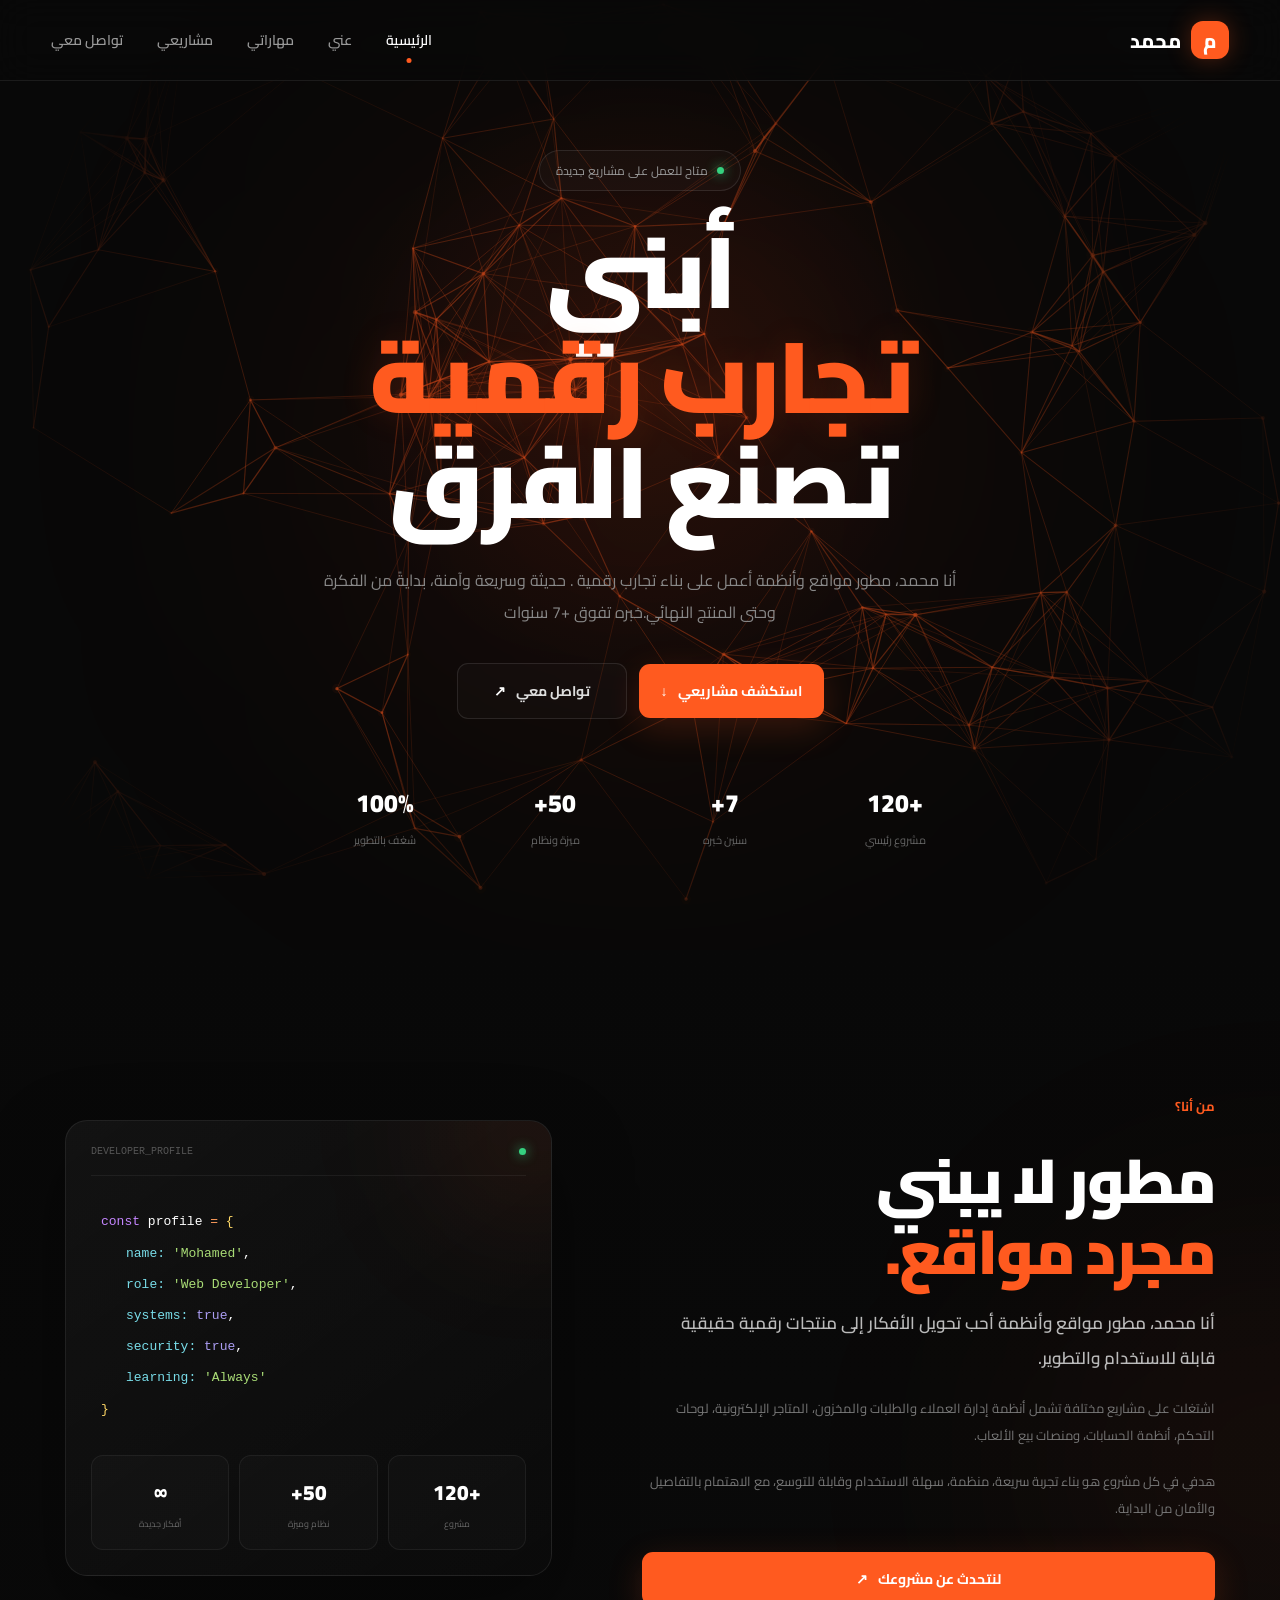
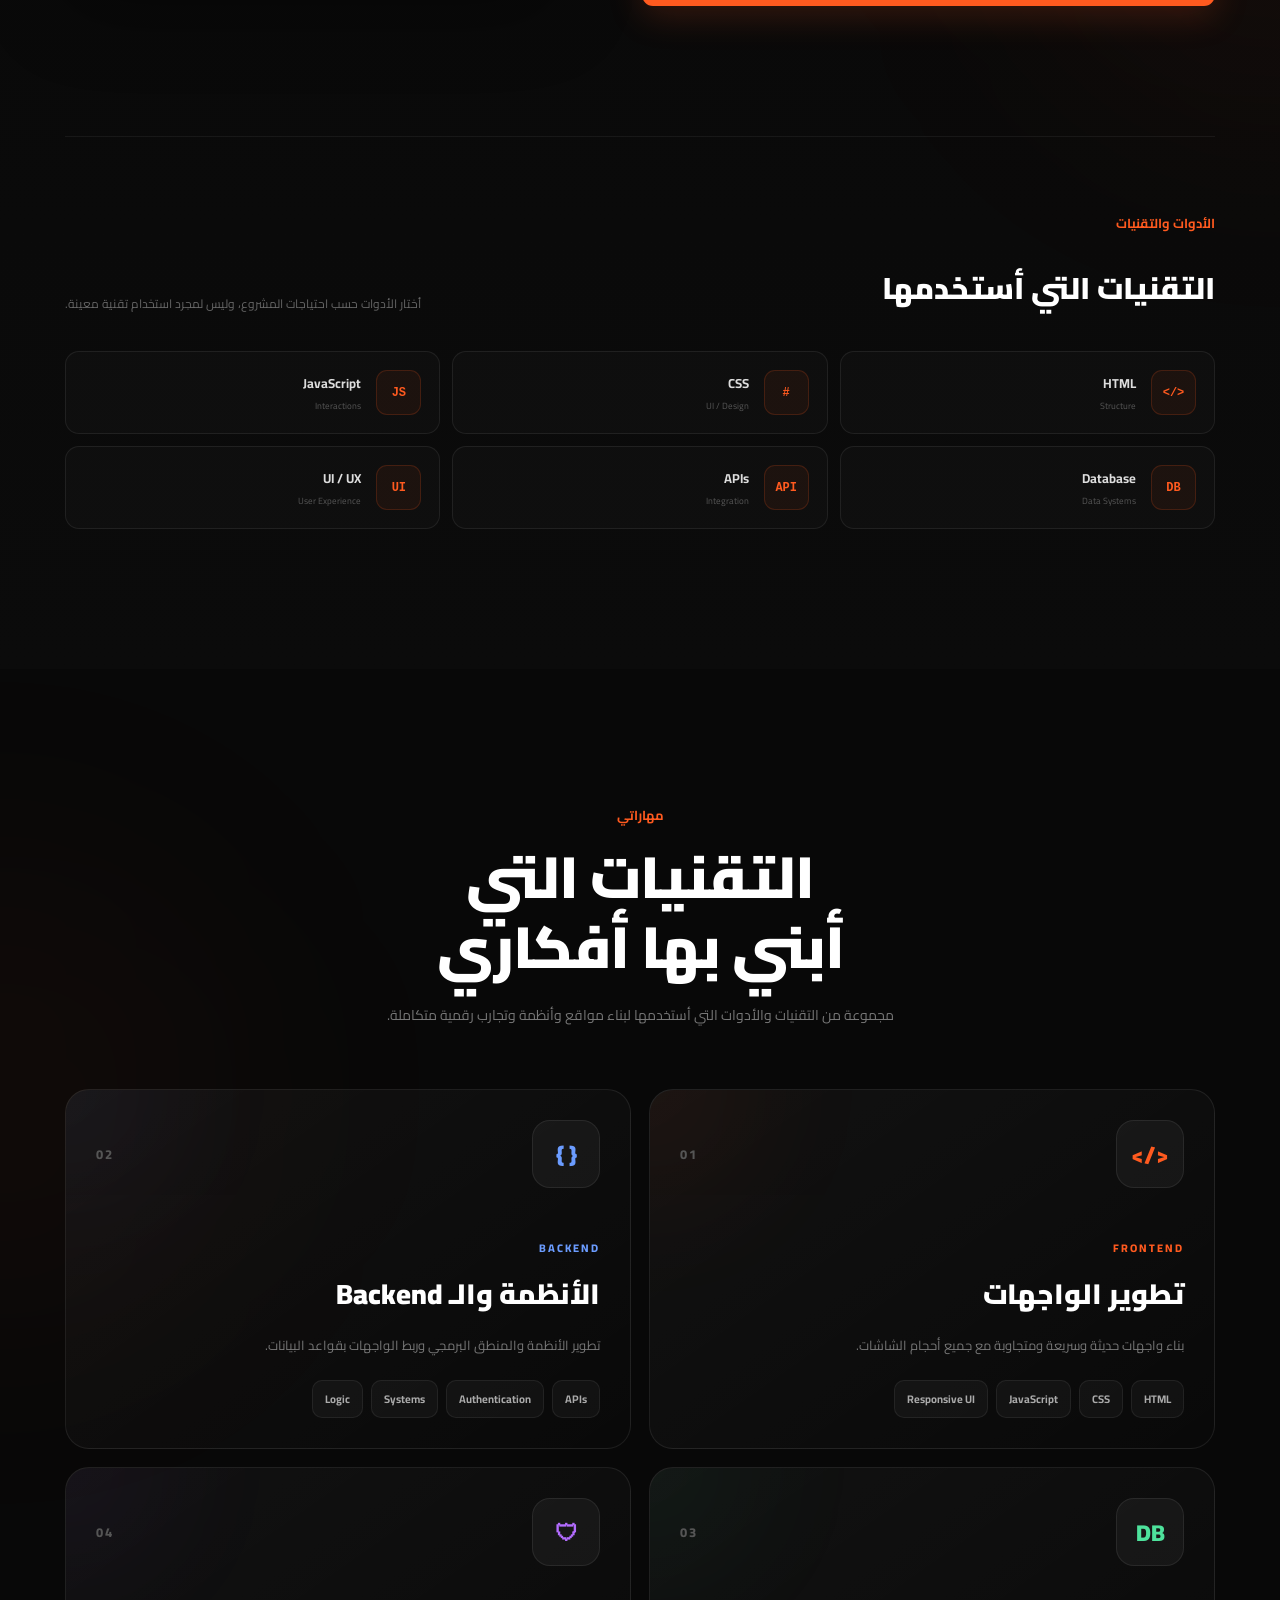
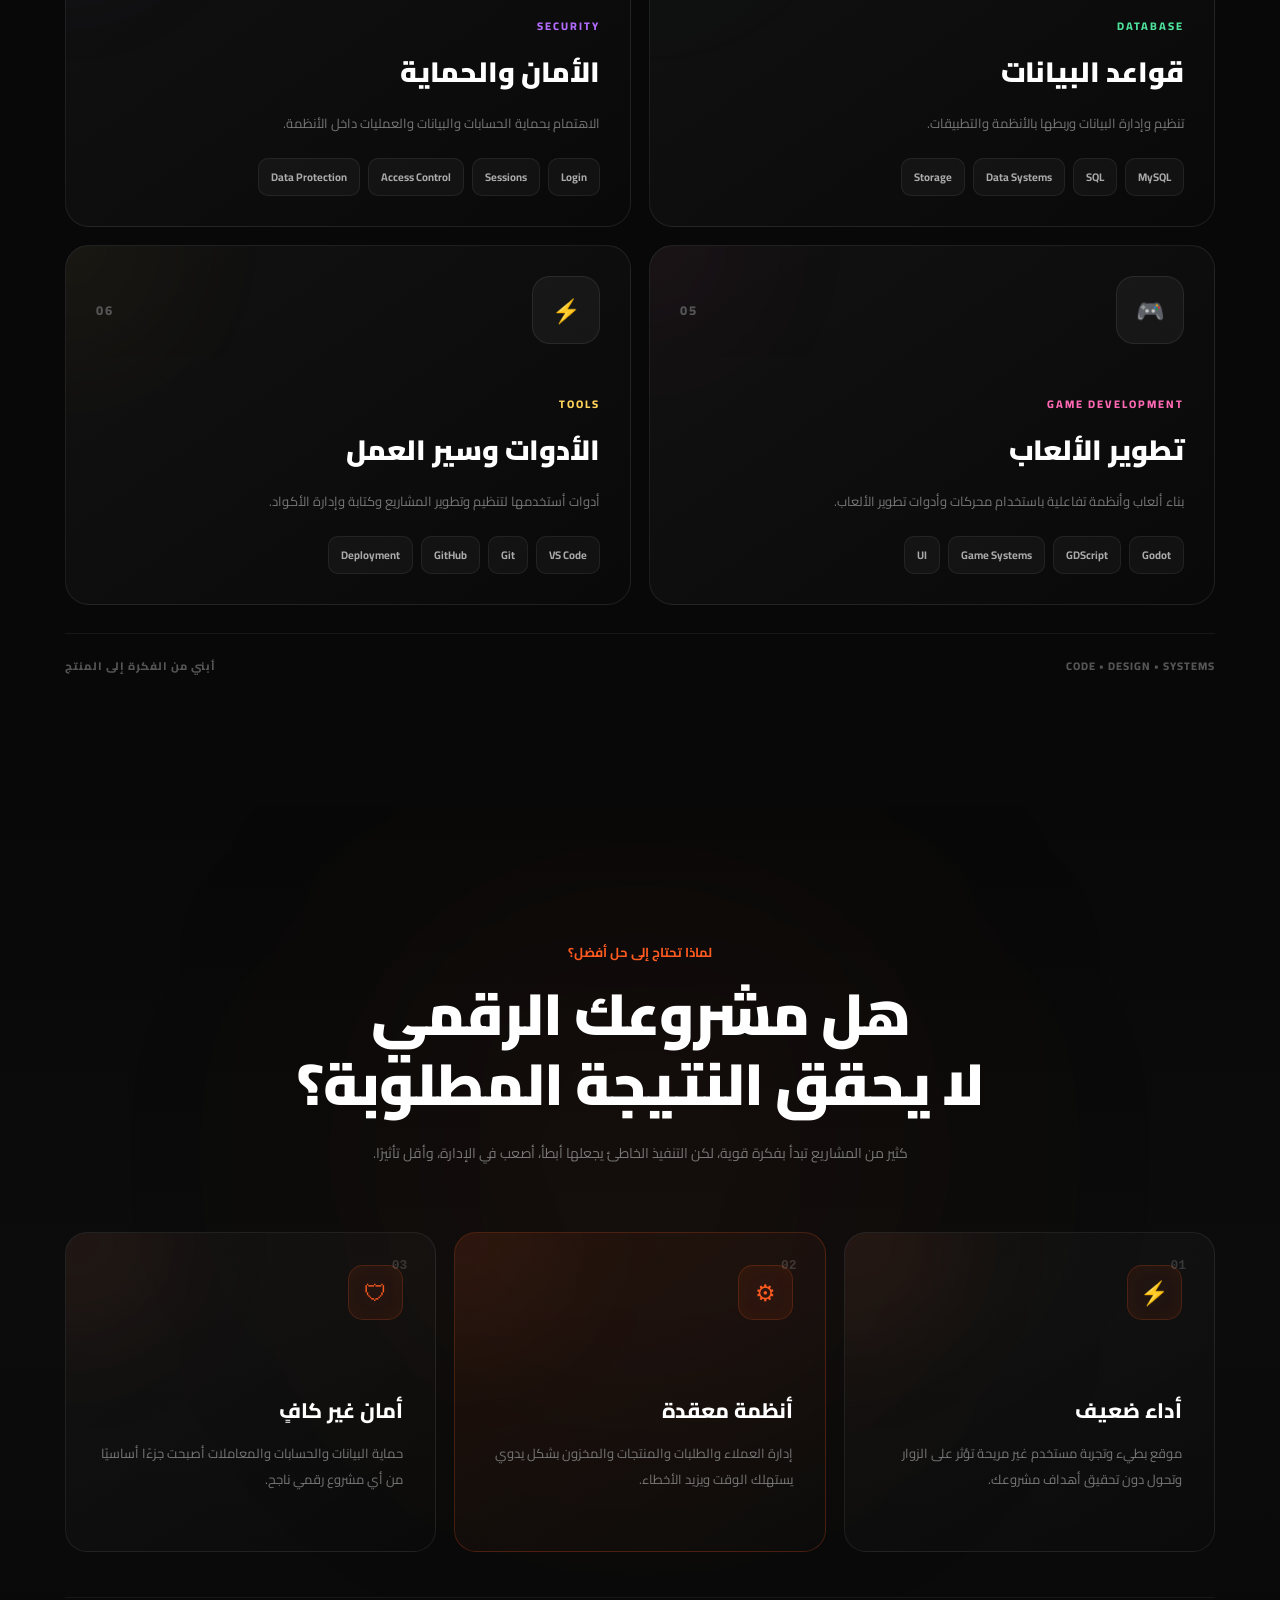
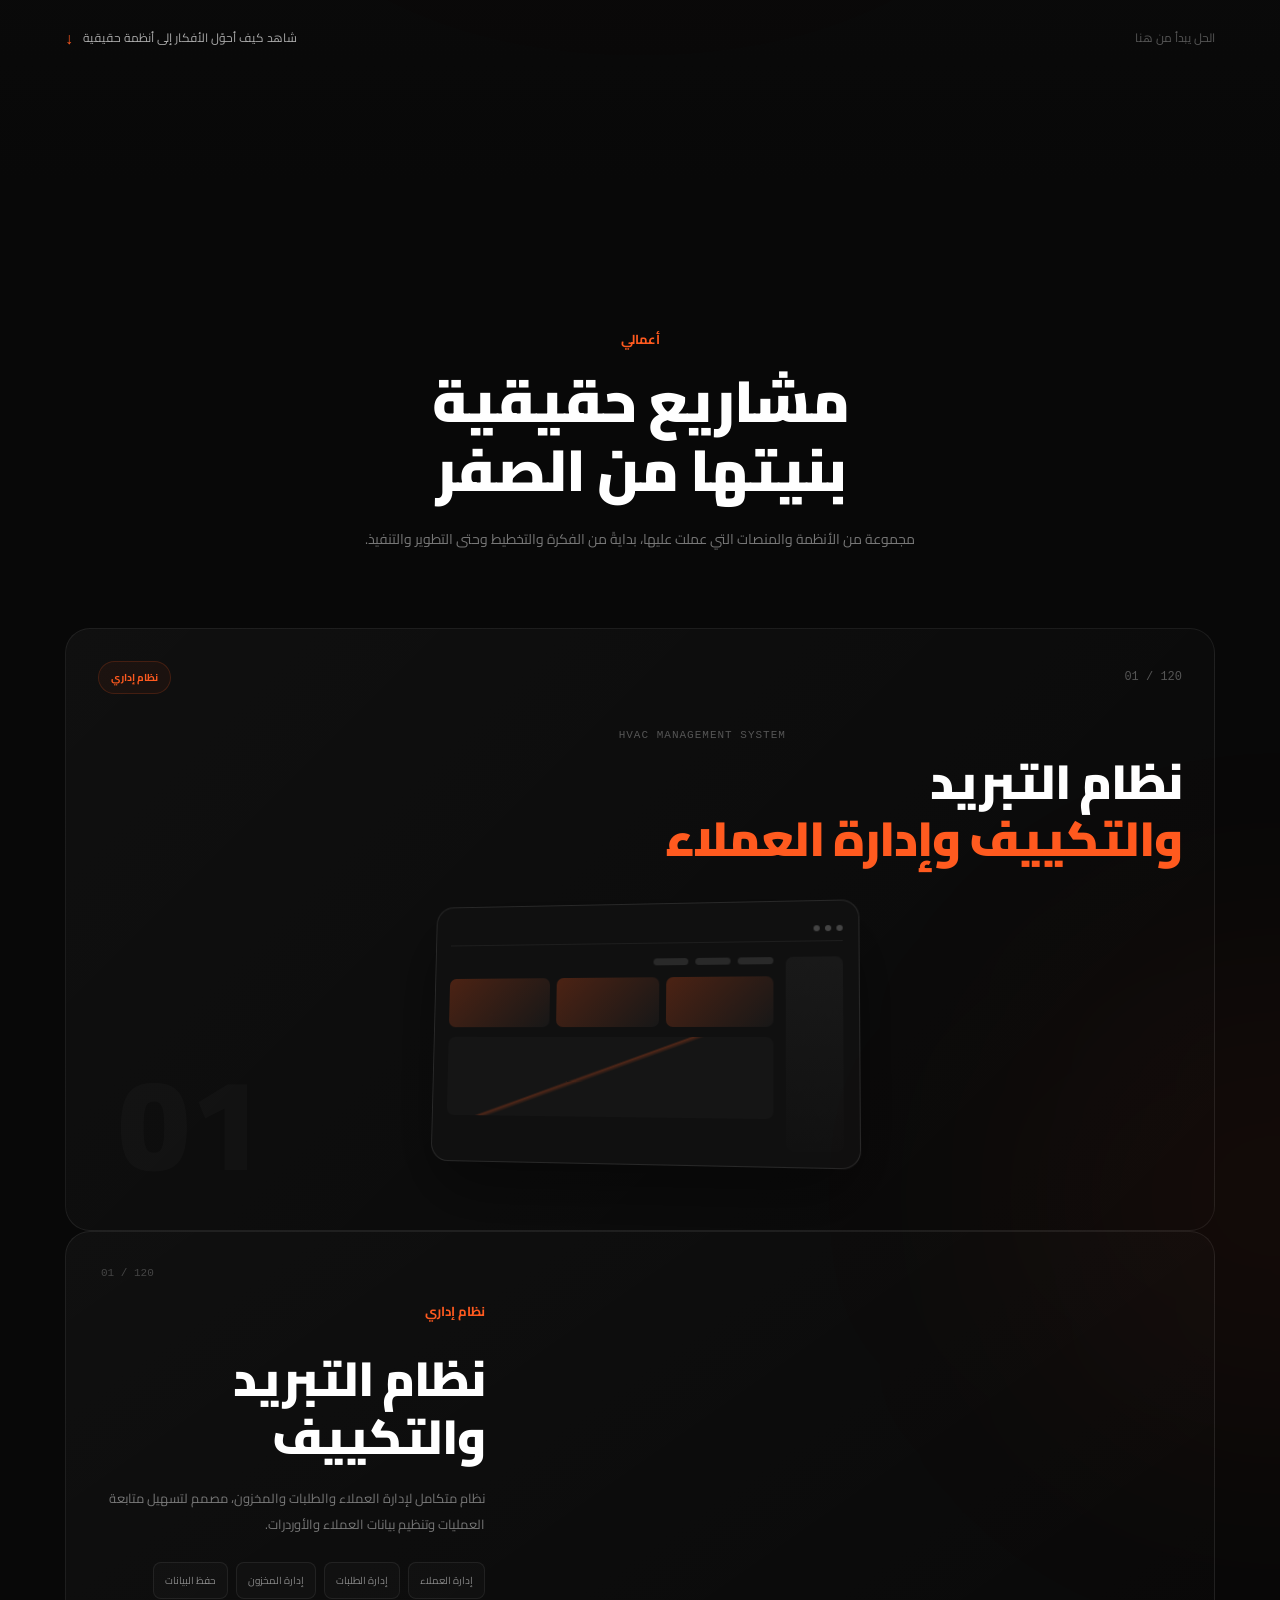
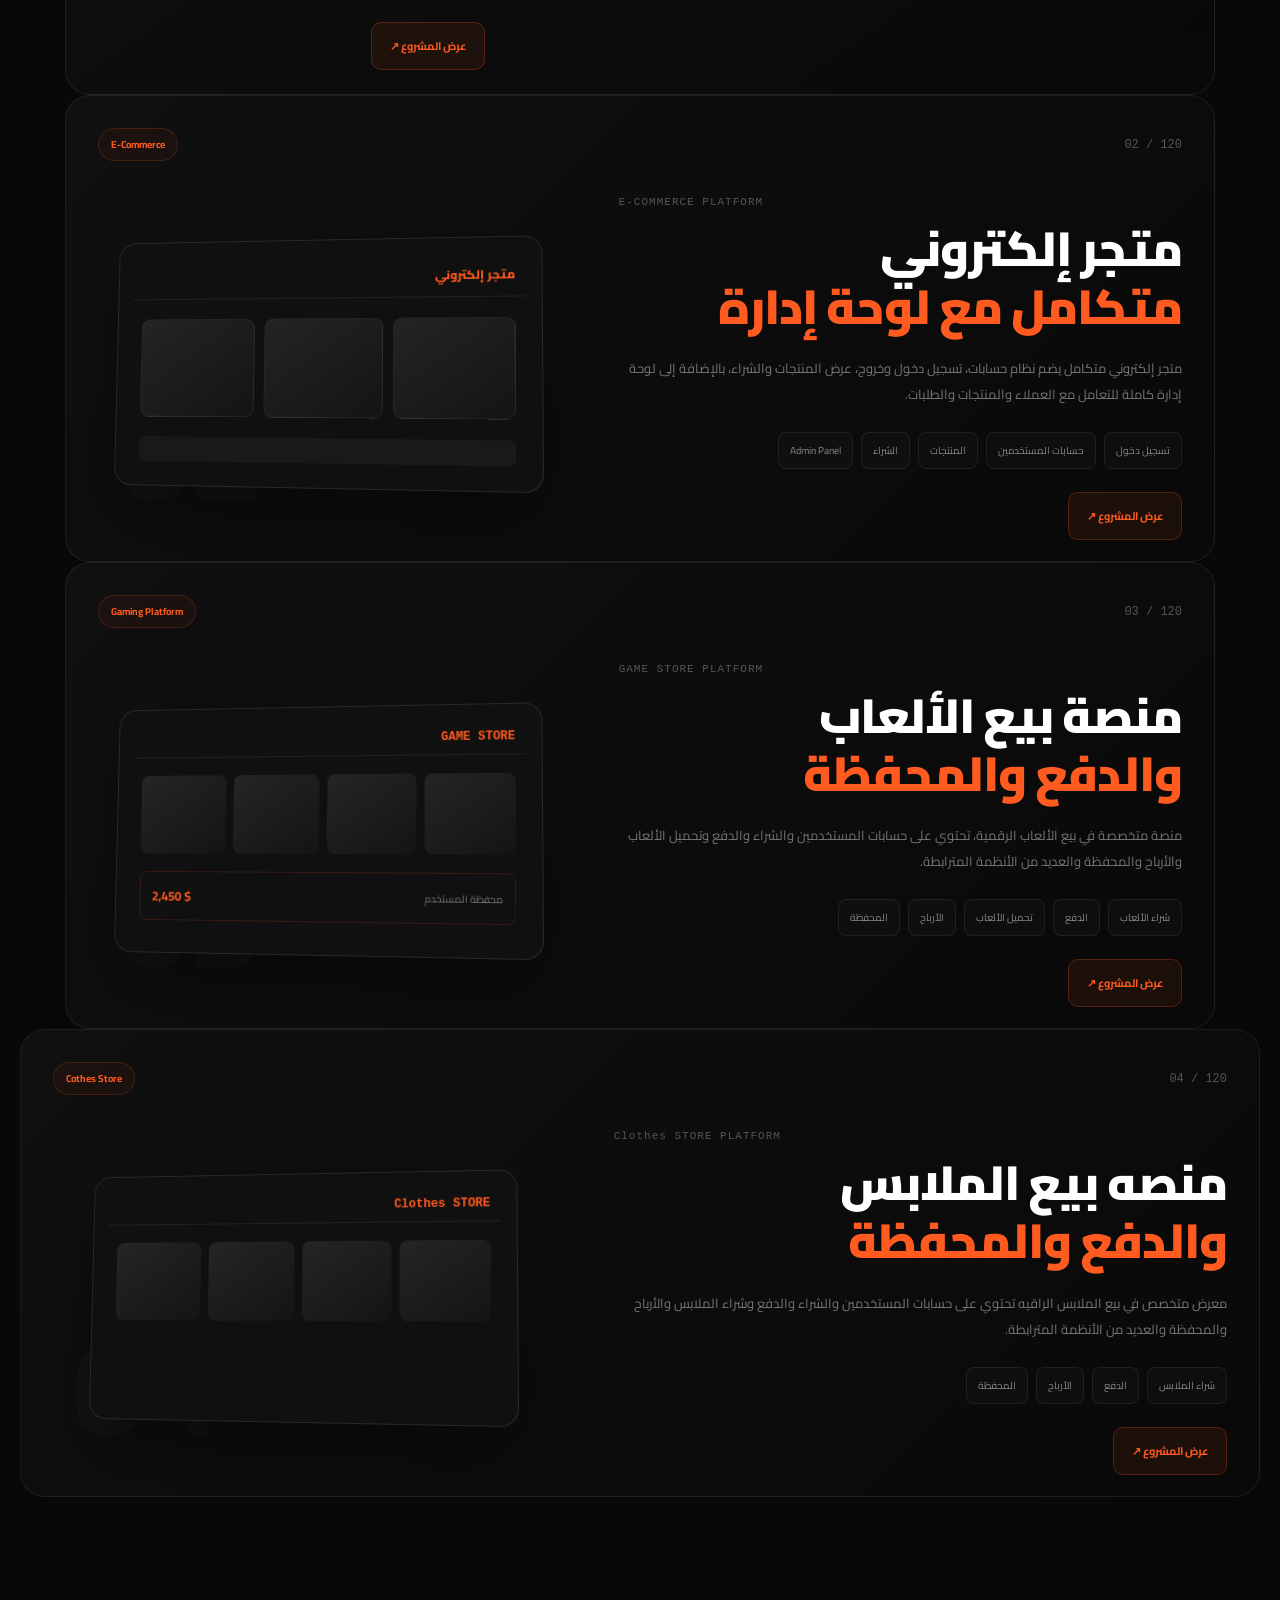
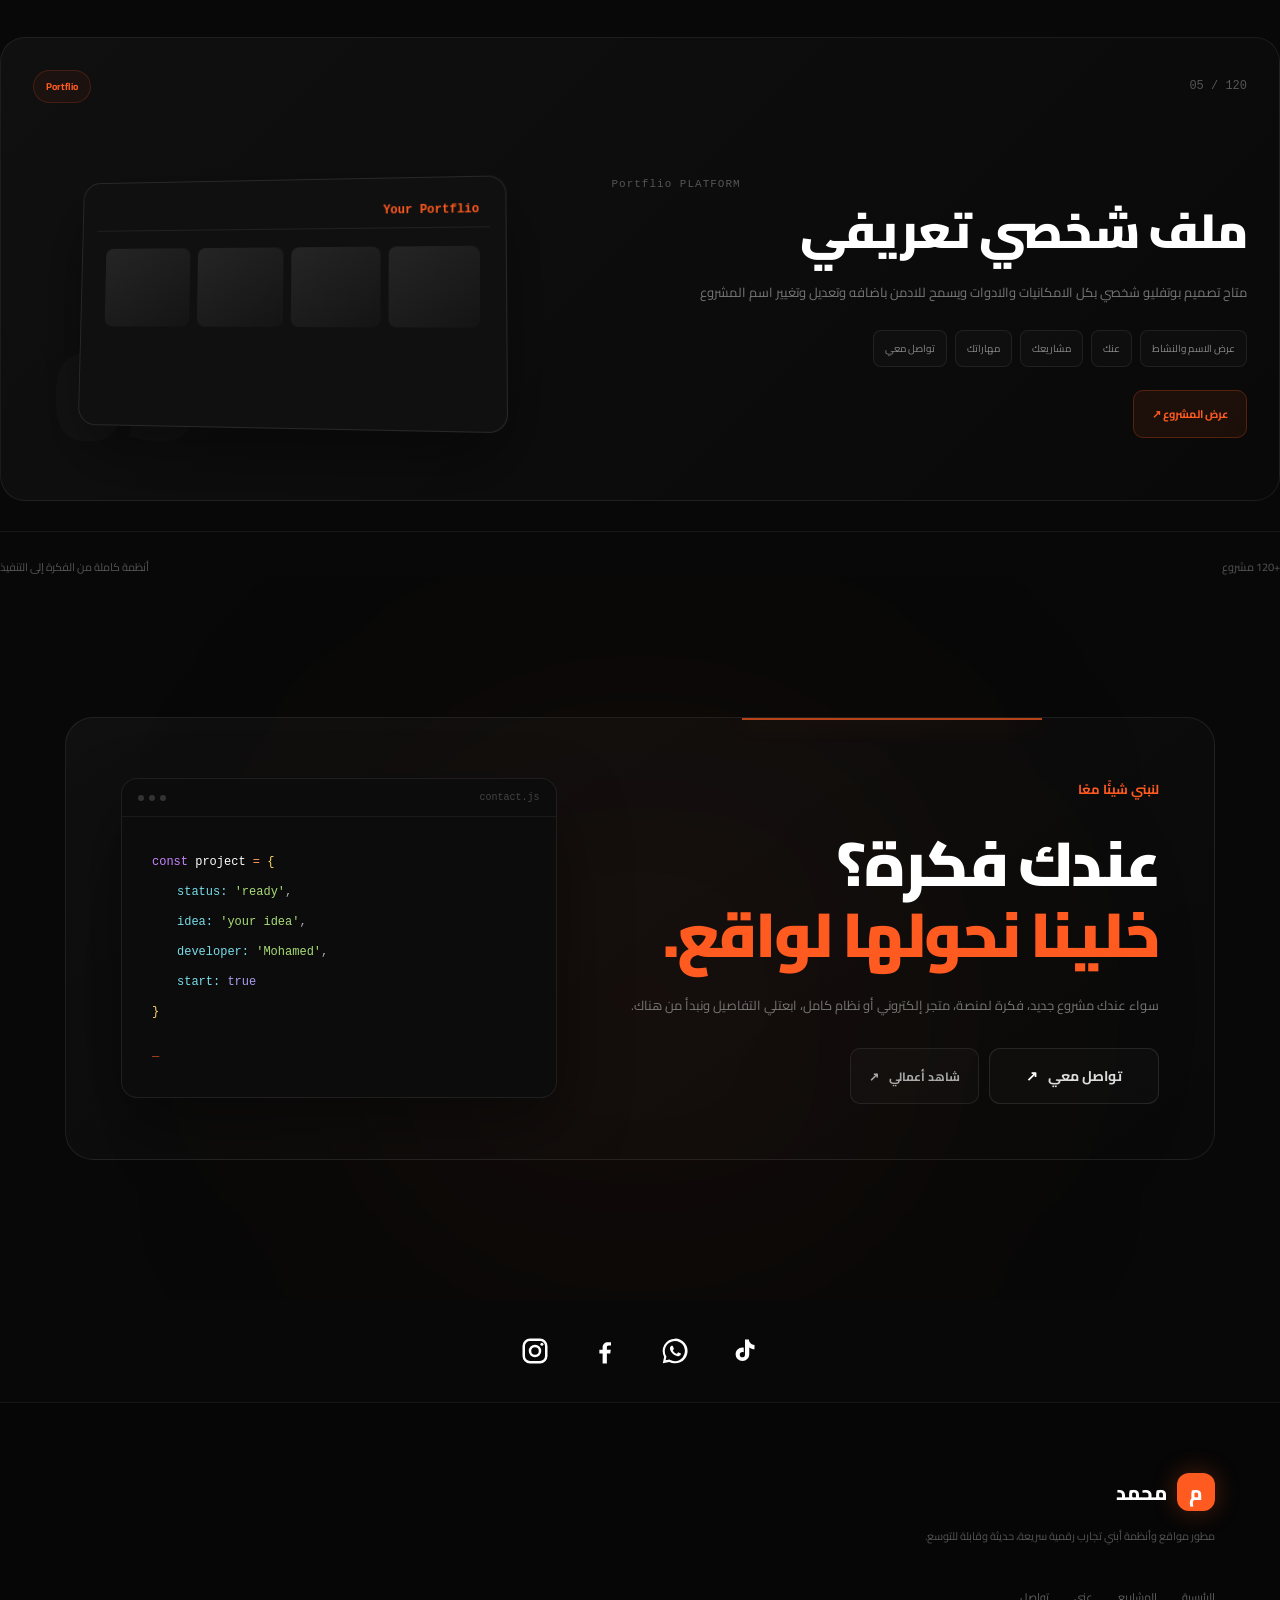
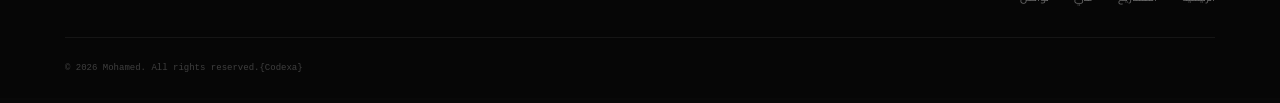
<file: index.html>
<!DOCTYPE html>
<html lang="ar" dir="rtl">

<head>

    <meta charset="UTF-8">

    <meta name="viewport" content="width=device-width, initial-scale=1.0">
<link rel="manifest" href="manifest.json">

<meta name="theme-color" content="#00e5ff">
<link rel="icon" type="image/png" href="mm.png">
<link rel="apple-touch-icon" href="codexa-icon.png">
    <title>محمد | Web Developer</title>

    <!-- CSS -->
    <link rel="stylesheet" href="./style.css">

    <!-- Google Font -->
    <link rel="preconnect" href="https://fonts.googleapis.com">
    <link rel="preconnect" href="https://fonts.gstatic.com" crossorigin>

    <link
        href="https://fonts.googleapis.com/css2?family=Cairo:wght@400;500;600;700;800;900&display=swap"
        rel="stylesheet"
    >

</head>

<body>

    <!-- NAVBAR -->

    <header class="navbar">

        <div class="nav-container">

            <a href="#home" class="logo">
                <span>م</span>
                محمد
            </a>

            <nav class="nav-links">

                <nav class="nav-links">

    <a href="#home" class="active">
        الرئيسية
    </a>

    <a href="#about">
        عني
    </a>

    <a href="#skills">
        مهاراتي
    </a>

    <a href="#projects">
        مشاريعي
    </a>

    

    <a href="#contact">
        تواصل معي
    </a>

</nav>
           

        </div>

    </header>


    <!-- HERO -->

    <main>

        <section class="hero" id="home">
<div class="network-background" aria-hidden="true">
    <canvas id="networkCanvas"></canvas>
</div>
            <div class="hero-bg"></div>

            <div class="hero-content">

                <div class="hero-badge">

                    <span></span>

                    متاح للعمل على مشاريع جديدة

                </div>
<div class="network-background" aria-hidden="true">
    <canvas id="networkCanvas"></canvas>
</div>

                <h1>

                    أبني

                    <strong>
                        تجارب رقمية
                    </strong>

                    تصنع الفرق

                </h1>


                <p>

                    أنا محمد، مطور مواقع وأنظمة أعمل على بناء تجارب رقمية
                   . حديثة وسريعة وآمنة، بدايةً من الفكرة وحتى المنتج النهائي.خبره تفوق +7 سنوات

                </p>


                <div class="hero-buttons">

                    <a href="#projects" class="btn primary">

                        استكشف مشاريعي

                        <span>↓</span>

                    </a>

<a href="#contact" class="btn secondary">
    تواصل معي
    <span>↗</span>
</a>                   
                </div>


                <div class="hero-stats">

                    <div class="stat">

                        <strong>+120</strong>

                        <span>
                           مشروع رئيسي 
                        </span>

                    </div>
<div class="stat">

                        <strong>7+</strong>

                        <span>
                           سنين خبره
                        </span>

                    </div>

                    <div class="stat">

                        <strong>50+</strong>

                        <span>
                            ميزة ونظام
                        </span>

                    </div>


                    <div class="stat">

                        <strong>100%</strong>

                        <span>
                            شغف بالتطوير
                        </span>

                    </div>

                </div>

            </div>

        </section>
        <!-- =========================
     ABOUT SECTION
========================= -->

<section class="about-section" id="about">

    <div class="section-container">

        <div class="about-grid">

            <!-- ABOUT CONTENT -->

            <div class="about-content">

                <span class="section-label">
                    من أنا؟
                </span>

                <h2>
                    مطور لا يبني
                    <span>مجرد مواقع.</span>
                </h2>

                <p class="about-intro">
                    أنا محمد، مطور مواقع وأنظمة أحب تحويل الأفكار
                    إلى منتجات رقمية حقيقية قابلة للاستخدام والتطوير.
                </p>

                <p>
                    اشتغلت على مشاريع مختلفة تشمل أنظمة إدارة العملاء
                    والطلبات والمخزون، المتاجر الإلكترونية، لوحات
                    التحكم، أنظمة الحسابات، ومنصات بيع الألعاب.
                </p>

                <p>
                    هدفي في كل مشروع هو بناء تجربة سريعة، منظمة،
                    سهلة الاستخدام وقابلة للتوسع، مع الاهتمام
                    بالتفاصيل والأمان من البداية.
                </p>

                <div class="about-actions">

                    <a href="#contact" class="btn primary">
                        لنتحدث عن مشروعك
                        <span>↗</span>
                    </a>

                </div>

            </div>


            <!-- ABOUT STATS -->

            <div class="about-panel">

                <div class="about-panel-top">

                    <span>
                        DEVELOPER_PROFILE
                    </span>

                    <span class="online-dot"></span>

                </div>


                <div class="profile-code">

                    <div>
                        <span class="code-purple">const</span>
                        <span class="code-white"> profile</span>
                        <span class="code-orange"> = </span>
                        <span class="code-yellow">{</span>
                    </div>

                    <div class="profile-line">
                        <span class="code-key">name:</span>
                        <span class="code-green">'Mohamed'</span>,
                    </div>

                    <div class="profile-line">
                        <span class="code-key">role:</span>
                        <span class="code-green">'Web Developer'</span>,
                    </div>

                    <div class="profile-line">
                        <span class="code-key">systems:</span>
                        <span class="code-blue">true</span>,
                    </div>

                    <div class="profile-line">
                        <span class="code-key">security:</span>
                        <span class="code-blue">true</span>,
                    </div>

                    <div class="profile-line">
                        <span class="code-key">learning:</span>
                        <span class="code-green">'Always'</span>
                    </div>

                    <div>
                        <span class="code-yellow">}</span>
                    </div>

                </div>


                <div class="about-mini-stats">

                    <div>
                        <strong>+120</strong>
                        <span>مشروع</span>
                    </div>

                    <div>
                        <strong>50+</strong>
                        <span>نظام وميزة</span>
                    </div>

                    <div>
                        <strong>∞</strong>
                        <span>أفكار جديدة</span>
                    </div>

                </div>

            </div>

        </div>


        <!-- =========================
             TECHNOLOGIES
        ========================= -->

        <div class="tech-section">

            <div class="tech-heading">

                <div>

                    <span class="section-label">
                        الأدوات والتقنيات
                    </span>

                    <h3>
                        التقنيات التي أستخدمها
                    </h3>

                </div>

                <p>
                    أختار الأدوات حسب احتياجات المشروع،
                    وليس لمجرد استخدام تقنية معينة.
                </p>

            </div>


            <div class="tech-grid">

                <div class="tech-card">

                    <div class="tech-icon">
                        &lt;/&gt;
                    </div>

                    <div>
                        <strong>HTML</strong>
                        <span>Structure</span>
                    </div>

                </div>


                <div class="tech-card">

                    <div class="tech-icon">
                        #
                    </div>

                    <div>
                        <strong>CSS</strong>
                        <span>UI / Design</span>
                    </div>

                </div>


                <div class="tech-card">

                    <div class="tech-icon">
                        JS
                    </div>

                    <div>
                        <strong>JavaScript</strong>
                        <span>Interactions</span>
                    </div>

                </div>


                <div class="tech-card">

                    <div class="tech-icon">
                        DB
                    </div>

                    <div>
                        <strong>Database</strong>
                        <span>Data Systems</span>
                    </div>

                </div>


                <div class="tech-card">

                    <div class="tech-icon">
                        API
                    </div>

                    <div>
                        <strong>APIs</strong>
                        <span>Integration</span>
                    </div>

                </div>


                <div class="tech-card">

                    <div class="tech-icon">
                        UI
                    </div>

                    <div>
                        <strong>UI / UX</strong>
                        <span>User Experience</span>
                    </div>

                </div>

            </div>

        </div>

    </div>

</section>
<!-- =========================
     SKILLS SECTION
========================= -->

<section class="skills-section" id="skills">

    <div class="section-container">

        <div class="section-heading skills-heading">

            <span class="section-label">
                مهاراتي
            </span>

            <h2>
                التقنيات التي
                <span>أبني بها أفكاري</span>
            </h2>

            <p>
                مجموعة من التقنيات والأدوات التي أستخدمها
                لبناء مواقع وأنظمة وتجارب رقمية متكاملة.
            </p>

        </div>


        <div class="skills-grid">

            <!-- FRONTEND -->

            <article class="skill-card skill-orange">

                <div class="skill-top">

                    <div class="skill-icon">
                        &lt;/&gt;
                    </div>

                    <span class="skill-number">
                        01
                    </span>

                </div>

                <div class="skill-content">

                    <span class="skill-category">
                        FRONTEND
                    </span>

                    <h3>
                        تطوير الواجهات
                    </h3>

                    <p>
                        بناء واجهات حديثة وسريعة ومتجاوبة
                        مع جميع أحجام الشاشات.
                    </p>

                    <div class="skill-tags">

                        <span>HTML</span>
                        <span>CSS</span>
                        <span>JavaScript</span>
                        <span>Responsive UI</span>

                    </div>

                </div>

            </article>


            <!-- BACKEND -->

            <article class="skill-card skill-blue">

                <div class="skill-top">

                    <div class="skill-icon">
                        { }
                    </div>

                    <span class="skill-number">
                        02
                    </span>

                </div>

                <div class="skill-content">

                    <span class="skill-category">
                        BACKEND
                    </span>

                    <h3>
                        الأنظمة والـ Backend
                    </h3>

                    <p>
                        تطوير الأنظمة والمنطق البرمجي
                        وربط الواجهات بقواعد البيانات.
                    </p>

                    <div class="skill-tags">

                        <span>APIs</span>
                        <span>Authentication</span>
                        <span>Systems</span>
                        <span>Logic</span>

                    </div>

                </div>

            </article>


            <!-- DATABASE -->

            <article class="skill-card skill-green">

                <div class="skill-top">

                    <div class="skill-icon">
                        DB
                    </div>

                    <span class="skill-number">
                        03
                    </span>

                </div>

                <div class="skill-content">

                    <span class="skill-category">
                        DATABASE
                    </span>

                    <h3>
                        قواعد البيانات
                    </h3>

                    <p>
                        تنظيم وإدارة البيانات وربطها
                        بالأنظمة والتطبيقات.
                    </p>

                    <div class="skill-tags">

                        <span>MySQL</span>
                        <span>SQL</span>
                        <span>Data Systems</span>
                        <span>Storage</span>

                    </div>

                </div>

            </article>


            <!-- SECURITY -->

            <article class="skill-card skill-purple">

                <div class="skill-top">

                    <div class="skill-icon">
                        🛡
                    </div>

                    <span class="skill-number">
                        04
                    </span>

                </div>

                <div class="skill-content">

                    <span class="skill-category">
                        SECURITY
                    </span>

                    <h3>
                        الأمان والحماية
                    </h3>

                    <p>
                        الاهتمام بحماية الحسابات والبيانات
                        والعمليات داخل الأنظمة.
                    </p>

                    <div class="skill-tags">

                        <span>Login</span>
                        <span>Sessions</span>
                        <span>Access Control</span>
                        <span>Data Protection</span>

                    </div>

                </div>

            </article>


            <!-- GAME DEVELOPMENT -->

            <article class="skill-card skill-pink">

                <div class="skill-top">

                    <div class="skill-icon">
                        🎮
                    </div>

                    <span class="skill-number">
                        05
                    </span>

                </div>

                <div class="skill-content">

                    <span class="skill-category">
                        GAME DEVELOPMENT
                    </span>

                    <h3>
                        تطوير الألعاب
                    </h3>

                    <p>
                        بناء ألعاب وأنظمة تفاعلية باستخدام
                        محركات وأدوات تطوير الألعاب.
                    </p>

                    <div class="skill-tags">

                        <span>Godot</span>
                        <span>GDScript</span>
                        <span>Game Systems</span>
                        <span>UI</span>

                    </div>

                </div>

            </article>


            <!-- TOOLS -->

            <article class="skill-card skill-yellow">

                <div class="skill-top">

                    <div class="skill-icon">
                        ⚡
                    </div>

                    <span class="skill-number">
                        06
                    </span>

                </div>

                <div class="skill-content">

                    <span class="skill-category">
                        TOOLS
                    </span>

                    <h3>
                        الأدوات وسير العمل
                    </h3>

                    <p>
                        أدوات أستخدمها لتنظيم وتطوير المشاريع
                        وكتابة وإدارة الأكواد.
                    </p>

                    <div class="skill-tags">

                        <span>VS Code</span>
                        <span>Git</span>
                        <span>GitHub</span>
                        <span>Deployment</span>

                    </div>

                </div>

            </article>

        </div>


        <div class="skills-footer">

            <span>
                CODE • DESIGN • SYSTEMS
            </span>

            <span>
                أبني من الفكرة إلى المنتج
            </span>

        </div>

    </div>

</section>
<!-- =========================
     PROBLEM SECTION
========================= -->

<section class="problem-section" id="problems">

    <div class="section-container">

        <div class="section-heading">

            <span class="section-label">
                لماذا تحتاج إلى حل أفضل؟
            </span>

            <h2>
                هل مشروعك الرقمي
                <span>لا يحقق النتيجة المطلوبة؟</span>
            </h2>

            <p>
                كثير من المشاريع تبدأ بفكرة قوية، لكن التنفيذ الخاطئ
                يجعلها أبطأ، أصعب في الإدارة، وأقل تأثيرًا.
            </p>

        </div>


        <div class="problem-grid">

            <!-- Card 01 -->

            <article class="problem-card">

                <div class="problem-number">
                    01
                </div>

                <div class="problem-icon">
                    ⚡
                </div>

                <h3>
                    أداء ضعيف
                </h3>

                <p>
                    موقع بطيء وتجربة مستخدم غير مريحة تؤثر على
                    الزوار وتحول دون تحقيق أهداف مشروعك.
                </p>

                <div class="problem-line"></div>

            </article>


            <!-- Card 02 -->

            <article class="problem-card featured">

                <div class="problem-number">
                    02
                </div>

                <div class="problem-icon">
                    ⚙
                </div>

                <h3>
                    أنظمة معقدة
                </h3>

                <p>
                    إدارة العملاء والطلبات والمنتجات والمخزون
                    بشكل يدوي يستهلك الوقت ويزيد الأخطاء.
                </p>

                <div class="problem-line"></div>

            </article>


            <!-- Card 03 -->

            <article class="problem-card">

                <div class="problem-number">
                    03
                </div>

                <div class="problem-icon">
                    🛡
                </div>

                <h3>
                    أمان غير كافٍ
                </h3>

                <p>
                    حماية البيانات والحسابات والمعاملات أصبحت
                    جزءًا أساسيًا من أي مشروع رقمي ناجح.
                </p>

                <div class="problem-line"></div>

            </article>

        </div>


        <div class="problem-bottom">

            <span>
                الحل يبدأ من هنا
            </span>

            <a href="#projects">
                شاهد كيف أحوّل الأفكار إلى أنظمة حقيقية
                <span>↓</span>
            </a>

        </div>

    </div>

</section>
<!-- =========================
     PROJECTS SECTION
========================= -->

<section class="projects-section" id="projects">

    <div class="section-container">

        <div class="section-heading projects-heading">

            <span class="section-label">
                أعمالي
            </span>

            <h2>
                مشاريع حقيقية
                <span>بنيتها من الصفر</span>
            </h2>

            <p>
                مجموعة من الأنظمة والمنصات التي عملت عليها،
                بدايةً من الفكرة والتخطيط وحتى التطوير والتنفيذ.
            </p>

        </div>


        <div class="projects-list">

            <!-- PROJECT 01 -->

            <article class="project-card project-main">

                <div class="project-top">

                    <div class="project-index">
                        01 / 120
                    </div>

                    <div class="project-category">
                        نظام إداري
                    </div>

                </div>


                <div class="project-content">

                    <div class="project-info">

                        <span class="project-small-title">
                            HVAC MANAGEMENT SYSTEM
                        </span>

                        <h3>
                            نظام التبريد
                            <span>والتكييف وإدارة العملاء</span>
                        </h3>

                        
                        </div>

                    </div>


                    <div class="project-visual">

                        <div class="visual-number">
                            01
                        </div>

                        <div class="dashboard-shape">

                            <div class="dashboard-header">

                                <span></span>
                                <span></span>
                                <span></span>

                            </div>

                            <div class="dashboard-body">

                                <div class="dashboard-sidebar"></div>

                                <div class="dashboard-content">

                                    <div class="dashboard-row">
                                        <i></i>
                                        <i></i>
                                        <i></i>
                                    </div>

                                    <div class="dashboard-boxes">

                                        <div></div>
                                        <div></div>
                                        <div></div>

                                    </div>

                                    <div class="dashboard-chart"></div>

                                </div>

                            </div>

                        </div>

                    </div>

                </div>
<article class="project-showcase">

    <div class="project-media">

       
    </div>


    <div class="project-info">

        <span class="project-number">
            01 / 120
        </span>

        <span class="section-label">
            نظام إداري
        </span>

        <h3>
            نظام التبريد والتكييف
        </h3>

        <p>
            نظام متكامل لإدارة العملاء والطلبات
            والمخزون، مصمم لتسهيل متابعة العمليات
            وتنظيم بيانات العملاء والأوردرات.
        </p>


        <div class="project-features">

            <span>إدارة العملاء</span>
            <span>إدارة الطلبات</span>
            <span>إدارة المخزون</span>
            <span>حفظ البيانات</span>

        </div>


        <div class="project-actions">

           <a
    href="cooling.html"
    class="project-demo-btn"
>
    عرض المشروع
    <span>↗</span>
</a>

        </div>

    </div>


    


</article>

            </article>


            <!-- PROJECT 02 -->

            <article class="project-card">

                <div class="project-top">

                    <div class="project-index">
                        02 / 120
                    </div>

                    <div class="project-category">
                        E-Commerce
                    </div>

                </div>


                <div class="project-content">

                    <div class="project-info">

                        <span class="project-small-title">
                            E-COMMERCE PLATFORM
                        </span>

                        <h3>
                            متجر إلكتروني
                            <span>متكامل مع لوحة إدارة</span>
                        </h3>

                        <p>
                            متجر إلكتروني متكامل يضم نظام حسابات،
                            تسجيل دخول وخروج، عرض المنتجات والشراء،
                            بالإضافة إلى لوحة إدارة كاملة للتعامل
                            مع العملاء والمنتجات والطلبات.
                        </p>


                        <div class="project-features">

                            <span>تسجيل دخول</span>
                            <span>حسابات المستخدمين</span>
                            <span>المنتجات</span>
                            <span>الشراء</span>
                            <span>Admin Panel</span>

                        </div>


                        <div class="project-actions">

                           <a href="codexa.html" class="project-demo-btn">
    عرض المشروع
    <span>↗</span>
</a>

                        </div>

                    </div>


                    <div class="project-visual">

                        <div class="visual-number">
                            02
                        </div>

                        <div class="store-shape">

                            <div class="store-header">
                                متجر إلكتروني
                            </div>

                            <div class="store-products">

                                <div></div>
                                <div></div>
                                <div></div>

                            </div>

                            <div class="store-footer"></div>

                        </div>

                    </div>

                </div>
            </article>


            <!-- PROJECT 03 -->

            <article class="project-card">

                <div class="project-top">

                    <div class="project-index">
                        03 / 120
                    
                    </div>

                    <div class="project-category">
                        Gaming Platform
                    </div>

                </div>


                <div class="project-content">

                    <div class="project-info">

                        <span class="project-small-title">
                            GAME STORE PLATFORM
                        </span>

                        <h3>
                            منصة بيع الألعاب
                            <span>والدفع والمحفظة</span>
                        </h3>

                        <p>
                            منصة متخصصة في بيع الألعاب الرقمية،
                            تحتوي على حسابات المستخدمين والشراء
                            والدفع وتحميل الألعاب والأرباح والمحفظة
                            والعديد من الأنظمة المترابطة.
                        </p>


                        <div class="project-features">

                            <span>شراء الألعاب</span>
                            <span>الدفع</span>
                            <span>تحميل الألعاب</span>
                            <span>الأرباح</span>
                            <span>المحفظة</span>

                        </div>


                        <div class="project-actions">

                            <a href="ecommerce.html" class="project-demo-btn">
    عرض المشروع
    <span>↗</span>
</a>

                        </div>

                    </div>


                    <div class="project-visual">

                        <div class="visual-number">
                            03
                        </div>

                        <div class="game-shape">

                            <div class="game-top">
                                GAME STORE
                            </div>

                            <div class="game-grid">

                                <div></div>
                                <div></div>
                                <div></div>
                                <div></div>

                            </div>

                            <div class="game-wallet">
                                محفظة المستخدم
                                <strong>$ 2,450</strong>
                            </div>

                        </div>

                    </div>

                </div>

            </article>

        </div>
<!-- PROJECT 04 -->

            <article class="project-card">

                <div class="project-top">

                    <div class="project-index">
                        04 / 120
                    </div>

                    <div class="project-category">
                        Cothes Store
                    </div>

                </div>


                <div class="project-content">

                    <div class="project-info">

                        <span class="project-small-title">
                            Clothes STORE PLATFORM
                        </span>

                        <h3>
                           منصه بيع الملابس 
                            <span>والدفع والمحفظة</span>
                        </h3>

                        <p>
                         معرض متخصص في بيع الملابس الراقيه  
                            تحتوي على حسابات المستخدمين والشراء
                            والدفع وشراء الملابس والأرباح والمحفظة
                            والعديد من الأنظمة المترابطة.
                        </p>


                        <div class="project-features">

                            <span>شراء الملابس </span>
                            <span>الدفع</span>
                            <span>الأرباح</span>
                            <span>المحفظة</span>

                        </div>


                        <div class="project-actions">

                            <a href="Untitled.html" class="project-demo-btn">
    عرض المشروع
    <span>↗</span>
</a>

                        </div>

                    </div>


                    <div class="project-visual">

                        <div class="visual-number">
                            04
                        </div>

                        <div class="game-shape">

                            <div class="game-top">
                                Clothes STORE
                            </div>

                            <div class="game-grid">

                                <div></div>
                                <div></div>
                                <div></div>
                                <div></div>

                            </div>

                            

                        </div>

                    </div>

                </div>

            </article>

        </div>


        

        </div>

    </div>

</section>
<!-- PROJECT 05 -->

            <article class="project-card">

                <div class="project-top">

                    <div class="project-index">
                        05 / 120
                    </div>

                    <div class="project-category">
                        Portflio
                    </div>

                </div>


                <div class="project-content">

                    <div class="project-info">

                        <span class="project-small-title">
                             Portflio PLATFORM
                        </span>

                        <h3>
                          ملف شخصي تعريفي
                            
                        </h3>

                        <p>
                         متاح تصميم بوتفليو شخصي بكل الامكانيات والادوات 
                         ويسمح للادمن باضافه وتعديل وتغيير اسم المشروع
                        </p>


                        <div class="project-features">

                            <span>عرض الاسم والنشاط</span>
                            <span>عنك </span>
                            <span>مشاريعك</span>
                            <span>مهاراتك</span>
<span>تواصل معي</span>
                        </div>


                        <div class="project-actions">

                            <a href="Portflio.html" class="project-demo-btn">
    عرض المشروع
    <span>↗</span>
</a>

                        </div>

                    </div>


                    <div class="project-visual">

                        <div class="visual-number">
                            05
                        </div>

                        <div class="game-shape">

                            <div class="game-top">
                               Your Portflio
                            </div>

                            <div class="game-grid">

                                <div></div>
                                <div></div>
                                <div></div>
                                <div></div>

                            </div>

                            

                        </div>

                    </div>

                </div>

            </article>

        </div>


        <div class="projects-footer">

            <span>
                +120 مشروع
            </span>

            <span>
                أنظمة كاملة من الفكرة إلى التنفيذ
            </span>

        </div>

    </div>

</section>

<!-- =========================
     CONTACT SECTION
========================= -->

<section class="contact-section" id="contact">

    <div class="section-container">

        <div class="contact-box">

            <div class="contact-content">

                <span class="section-label">
                    لنبني شيئًا معًا
                </span>

                <h2>
                    عندك فكرة؟
                    <span>خلينا نحولها لواقع.</span>
                </h2>

                <p>
                    سواء عندك مشروع جديد، فكرة لمنصة، متجر إلكتروني
                    أو نظام كامل، ابعتلي التفاصيل ونبدأ من هناك.
                </p>

                <div class="contact-actions">

                    <a
    href="https://wa.me/201066963935"
    class="btn secondary"
    target="_blank"
    rel="noopener noreferrer"
>
    تواصل معي
    <span>↗</span>
</a>

                    <a
                        href="#projects"
                        class="contact-button secondary-contact"
                    >
                        شاهد أعمالي
                        <span>↗</span>
                    </a>

                </div>

            </div>


            <div class="contact-terminal">

                <div class="terminal-top">

                    <div class="terminal-dots">
                        <span></span>
                        <span></span>
                        <span></span>
                    </div>

                    <span>
                        contact.js
                    </span>

                </div>


                <div class="terminal-code">

                    <div>
                        <span class="code-purple">const</span>
                        <span class="code-white"> project</span>
                        <span class="code-orange"> = </span>
                        <span class="code-yellow">{</span>
                    </div>

                    <div class="terminal-line">
                        <span class="code-key">status:</span>
                        <span class="code-green">'ready'</span>,
                    </div>

                    <div class="terminal-line">
                        <span class="code-key">idea:</span>
                        <span class="code-green">'your idea'</span>,
                    </div>

                    <div class="terminal-line">
                        <span class="code-key">developer:</span>
                        <span class="code-green">'Mohamed'</span>,
                    </div>

                    <div class="terminal-line">
                        <span class="code-key">start:</span>
                        <span class="code-blue">true</span>
                    </div>

                    <div>
                        <span class="code-yellow">}</span>
                    </div>

                    <div class="terminal-cursor">
                        _
                    </div>

                </div>

            </div>

        </div>

    </div>

</section>

</main>

<div class="social-links">

    <!-- TikTok -->
    <a
    href="https://www.tiktok.com/@codexa.web0?_r=1&_t=ZS-999gXwJLxEm"
    class="social-link tiktok"
    target="_blank"
    rel="noopener noreferrer"
    aria-label="TikTok"
>

    <svg
        viewBox="0 0 24 24"
        xmlns="http://www.w3.org/2000/svg"
    >

        <path
            fill="currentColor"
            d="M19.6 7.2c-1.2-.1-2.3-.6-3.1-1.4-.8-.8-1.3-1.9-1.4-3.1H12v12.2c0 1.2-.9 2.1-2.1 2.1s-2.1-.9-2.1-2.1c0-1.2.9-2.1 2.1-2.1.4 0 .8.1 1.1.3V9.3c-.4-.1-.7-.1-1.1-.1-3 0-5.4 2.4-5.4 5.4S7 20 10 20s5.4-2.4 5.4-5.4V9.1c1.2.9 2.7 1.4 4.2 1.4V7.2z"
        />

    </svg>

</a>

    <!-- LinkedIn -->
    <a
    href="https://wa.me/201066963935"
    class="social-link whatsapp"
    target="_blank"
    rel="noopener noreferrer"
    aria-label="WhatsApp"
>

    <svg
        viewBox="0 0 32 32"
        xmlns="http://www.w3.org/2000/svg"
    >

        <path
            fill="currentColor"
            d="M16 2.8A13.2 13.2 0 0 0 4.4 22.2L3 29l6.9-1.4A13.2 13.2 0 1 0 16 2.8zm0 24a10.7 10.7 0 0 1-5.5-1.5l-.4-.2-4.1.8.9-4-.3-.4A10.7 10.7 0 1 1 16 26.8z"
        />

        <path
            fill="currentColor"
            d="M22 18.5c-.3-.2-1.8-.9-2.1-1-.3-.1-.5-.2-.7.2-.2.3-.8 1-.9 1.2-.2.2-.3.2-.6.1-1.6-.8-2.7-1.5-3.8-3.4-.3-.5.3-.5.8-1.7.1-.3.1-.5 0-.7-.1-.2-.7-1.7-1-2.3-.3-.6-.5-.5-.7-.5h-.6c-.2 0-.5.1-.8.4-.3.3-1 1-1 2.5s1 2.9 1.1 3.1c.1.2 2 3.1 4.8 4.3 1.8.8 2.5.9 3.4.8.5-.1 1.8-.7 2.1-1.4.3-.7.3-1.3.2-1.4-.1-.2-.3-.3-.6-.5z"
        />

    </svg>

</a>

    <!-- Facebook -->
   <a
    href="https://www.facebook.com/share/19FMngvhPf/"
    class="social-link facebook"
    target="_blank"
    rel="noopener noreferrer"
    aria-label="Facebook"
>

    <svg
        viewBox="0 0 24 24"
        xmlns="http://www.w3.org/2000/svg"
    >

        <path
            fill="currentColor"
            d="M13.5 22v-8h2.7l.4-3h-3.1V9.1c0-.9.3-1.5 1.6-1.5h1.7V5c-.3 0-1.4-.1-2.5-.1-2.5 0-4.2 1.5-4.2 4.3V11H7.5v3h2.6v8h3.4z"
        />

    </svg>

</a>

    <!-- Instagram -->
    <a
    href=""
    class="social-link instagram"
    target="_blank"
    rel="noopener noreferrer"
    aria-label="Instagram"
>

    <svg
        viewBox="0 0 24 24"
        xmlns="http://www.w3.org/2000/svg"
    >

        <rect
            x="3"
            y="3"
            width="18"
            height="18"
            rx="5"
            fill="none"
            stroke="currentColor"
            stroke-width="2"
        />

        <circle
            cx="12"
            cy="12"
            r="4"
            fill="none"
            stroke="currentColor"
            stroke-width="2"
        />

        <circle
            cx="17.5"
            cy="6.5"
            r="1.2"
            fill="currentColor"
        />

    </svg>

</a>
</div>
<!-- =========================
     FOOTER
========================= -->

<footer class="footer">

    <div class="footer-container">

        <div class="footer-brand">

            <a href="#home" class="logo">
                <span>م</span>
                محمد
            </a>

            <p>
                مطور مواقع وأنظمة أبني تجارب رقمية
                سريعة، حديثة وقابلة للتوسع.
            </p>

        </div>


        <div class="footer-links">

            <a href="#home">الرئيسية</a>

            <a href="#projects">المشاريع</a>

            <a href="#about">عني</a>

            <a href="#contact">تواصل</a>

        </div>


        <div class="footer-bottom">

            <span>
                © 2026 Mohamed. All rights reserved.{Codexa}
            </span>

            

        </div>

    </div>

</footer>
    </main>
<script>
if ("serviceWorker" in navigator) {
    navigator.serviceWorker.register("service-worker.js")
    .then(() => console.log("CODEXA App Ready"));
}
</script>
<!-- SOCIAL LINKS -->
    <!-- JavaScript -->

    <script src="./script.js"></script>

</body>

</html>
</file>
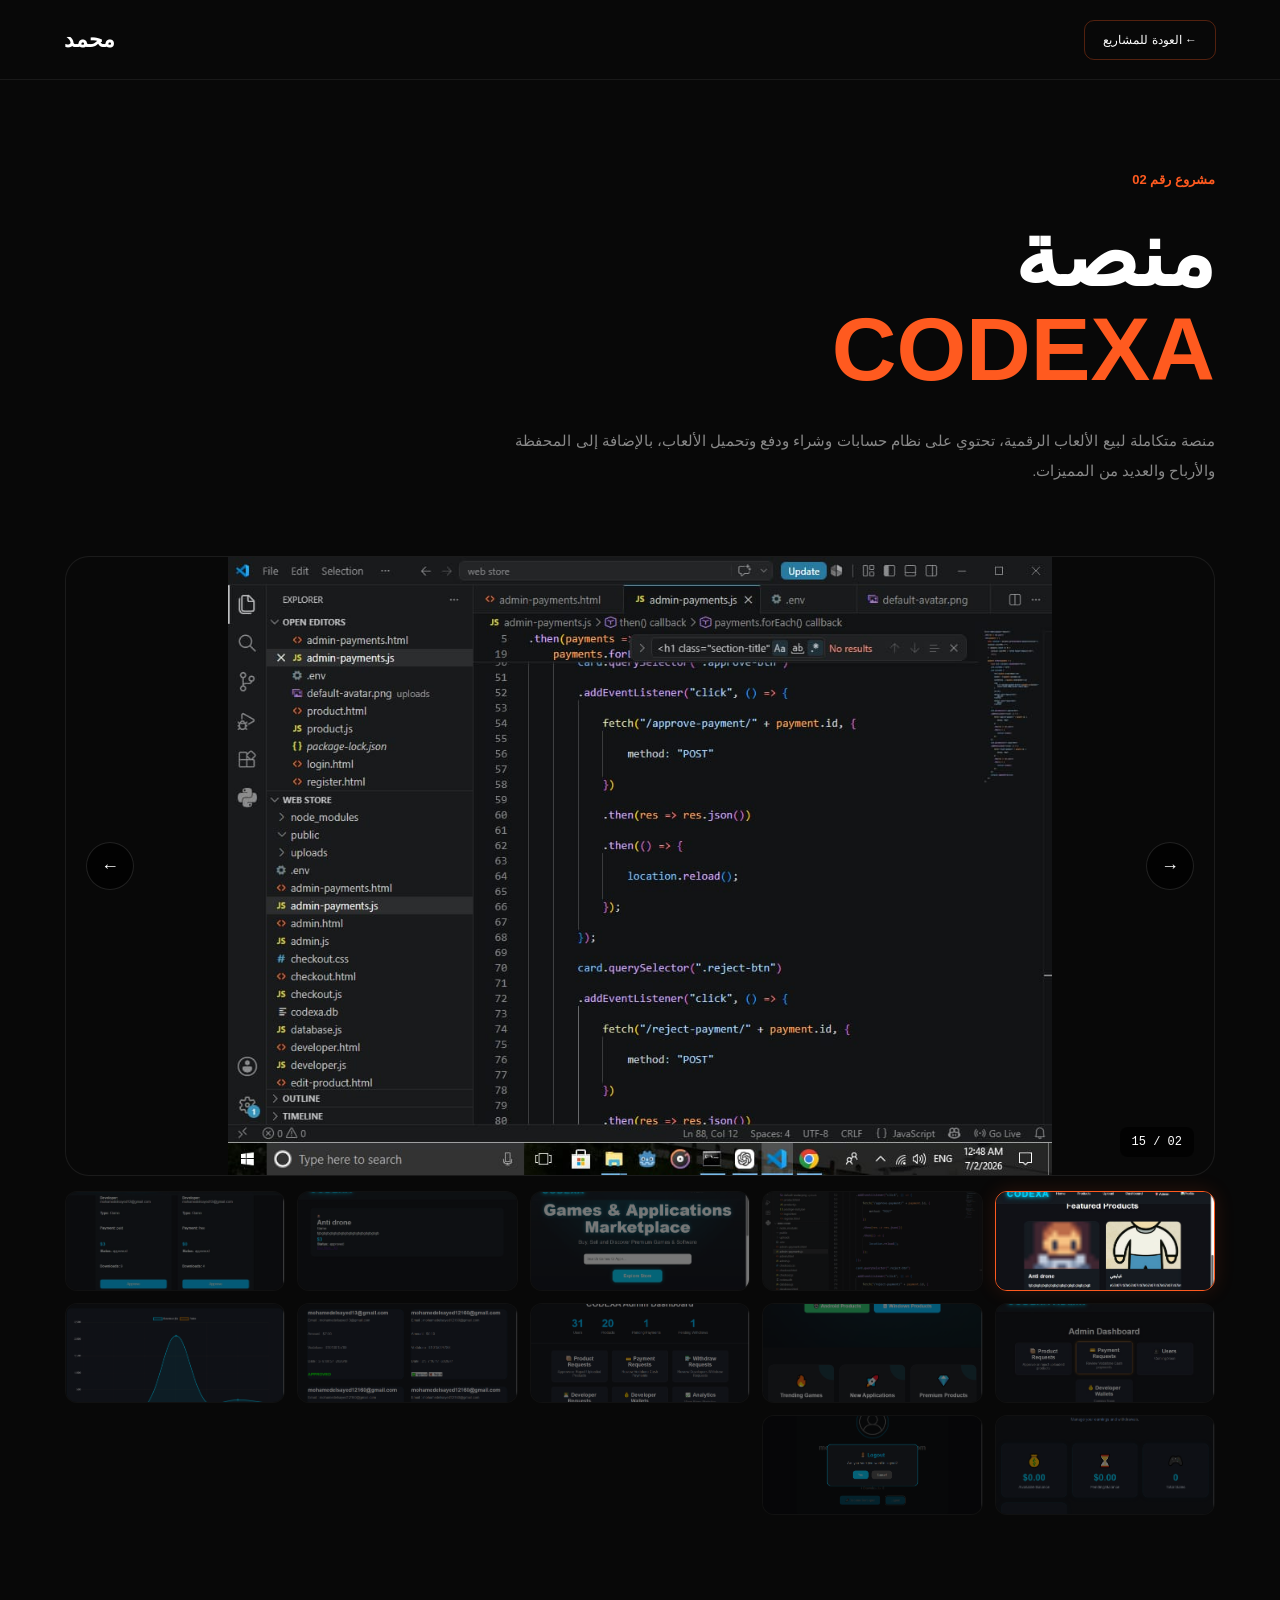
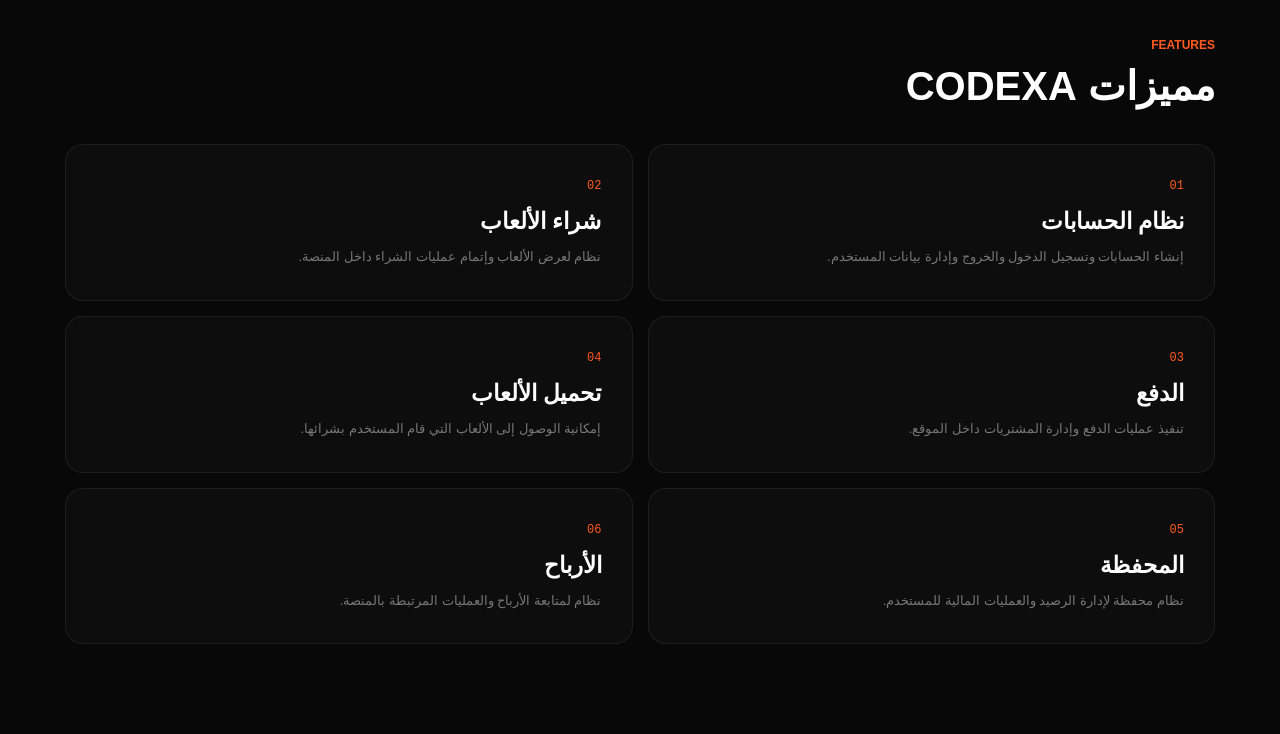
<file: codexa.html>
<!DOCTYPE html>
<html lang="ar" dir="rtl">

<head>

    <meta charset="UTF-8">

    <meta
        name="viewport"
        content="width=device-width, initial-scale=1.0"
    >

    <title>CODEXA | محمد</title>

    <link rel="stylesheet" href="style.css">

</head>


<body class="project-page-body">


    <!-- =========================================
         HEADER
    ========================================== -->

    <header class="project-header">

        <a
            href="index.html"
            class="back-button"
        >
            ← العودة للمشاريع
        </a>


        <div class="project-logo">
            محمد
        </div>

    </header>



    <!-- =========================================
         MAIN
    ========================================== -->

    <main class="project-page">


        <!-- =====================================
             PROJECT INTRO
        ====================================== -->

        <section class="project-hero">

            <span class="project-label">
                مشروع رقم 02
            </span>


            <h1>

                منصة

                <strong>
                    CODEXA
                </strong>

            </h1>


            <p>

                منصة متكاملة لبيع الألعاب الرقمية،
                تحتوي على نظام حسابات وشراء ودفع
                وتحميل الألعاب، بالإضافة إلى المحفظة
                والأرباح والعديد من المميزات.

            </p>

        </section>



        <!-- =====================================
             GALLERY
        ====================================== -->

        <section class="cooling-gallery">


            <!-- MAIN IMAGE -->

            <div class="cooling-main-media">


                <img
                    id="codexaGalleryImage"
                    src="codexa-02.jpg"
                    alt="CODEXA"
                >


                <!-- PREVIOUS -->

                <button
                    id="codexaPrev"
                    class="gallery-arrow prev"
                    type="button"
                    aria-label="الصورة السابقة"
                >
                    →
                </button>


                <!-- NEXT -->

                <button
                    id="codexaNext"
                    class="gallery-arrow next"
                    type="button"
                    aria-label="الصورة التالية"
                >
                    ←
                </button>


                <!-- COUNTER -->

                <div class="gallery-counter">

                    <span id="codexaCurrent">
                        02
                    </span>

                    /

                    <span>
                        15
                    </span>

                </div>


            </div>



            <!-- =================================
                 THUMBNAILS
            ================================== -->

            <div
                class="cooling-thumbnails"
                id="codexaThumbnails"
            >

                <!-- JavaScript يضيف الصور هنا -->

            </div>


        </section>



        <!-- =====================================
             VIDEO
        ====================================== -->

      


        <!-- =====================================
             FEATURES
        ====================================== -->

        <section class="project-details">


            <div class="section-title">

                <span>
                    FEATURES
                </span>


                <h2>
                    مميزات CODEXA
                </h2>

            </div>



            <div class="features-grid">


                <!-- 01 -->

                <article class="feature-card">

                    <span>
                        01
                    </span>


                    <h3>
                        نظام الحسابات
                    </h3>


                    <p>
                        إنشاء الحسابات وتسجيل الدخول
                        والخروج وإدارة بيانات المستخدم.
                    </p>

                </article>



                <!-- 02 -->

                <article class="feature-card">

                    <span>
                        02
                    </span>


                    <h3>
                        شراء الألعاب
                    </h3>


                    <p>
                        نظام لعرض الألعاب وإتمام عمليات
                        الشراء داخل المنصة.
                    </p>

                </article>



                <!-- 03 -->

                <article class="feature-card">

                    <span>
                        03
                    </span>


                    <h3>
                        الدفع
                    </h3>


                    <p>
                        تنفيذ عمليات الدفع وإدارة
                        المشتريات داخل الموقع.
                    </p>

                </article>



                <!-- 04 -->

                <article class="feature-card">

                    <span>
                        04
                    </span>


                    <h3>
                        تحميل الألعاب
                    </h3>


                    <p>
                        إمكانية الوصول إلى الألعاب
                        التي قام المستخدم بشرائها.
                    </p>

                </article>



                <!-- 05 -->

                <article class="feature-card">

                    <span>
                        05
                    </span>


                    <h3>
                        المحفظة
                    </h3>


                    <p>
                        نظام محفظة لإدارة الرصيد
                        والعمليات المالية للمستخدم.
                    </p>

                </article>



                <!-- 06 -->

                <article class="feature-card">

                    <span>
                        06
                    </span>


                    <h3>
                        الأرباح
                    </h3>


                    <p>
                        نظام لمتابعة الأرباح والعمليات
                        المرتبطة بالمنصة.
                    </p>

                </article>



            </div>


        </section>


    </main>



    <!-- =========================================
         JAVASCRIPT
    ========================================== -->

    <script src="codexa.js"></script>


</body>

</html>
</file>
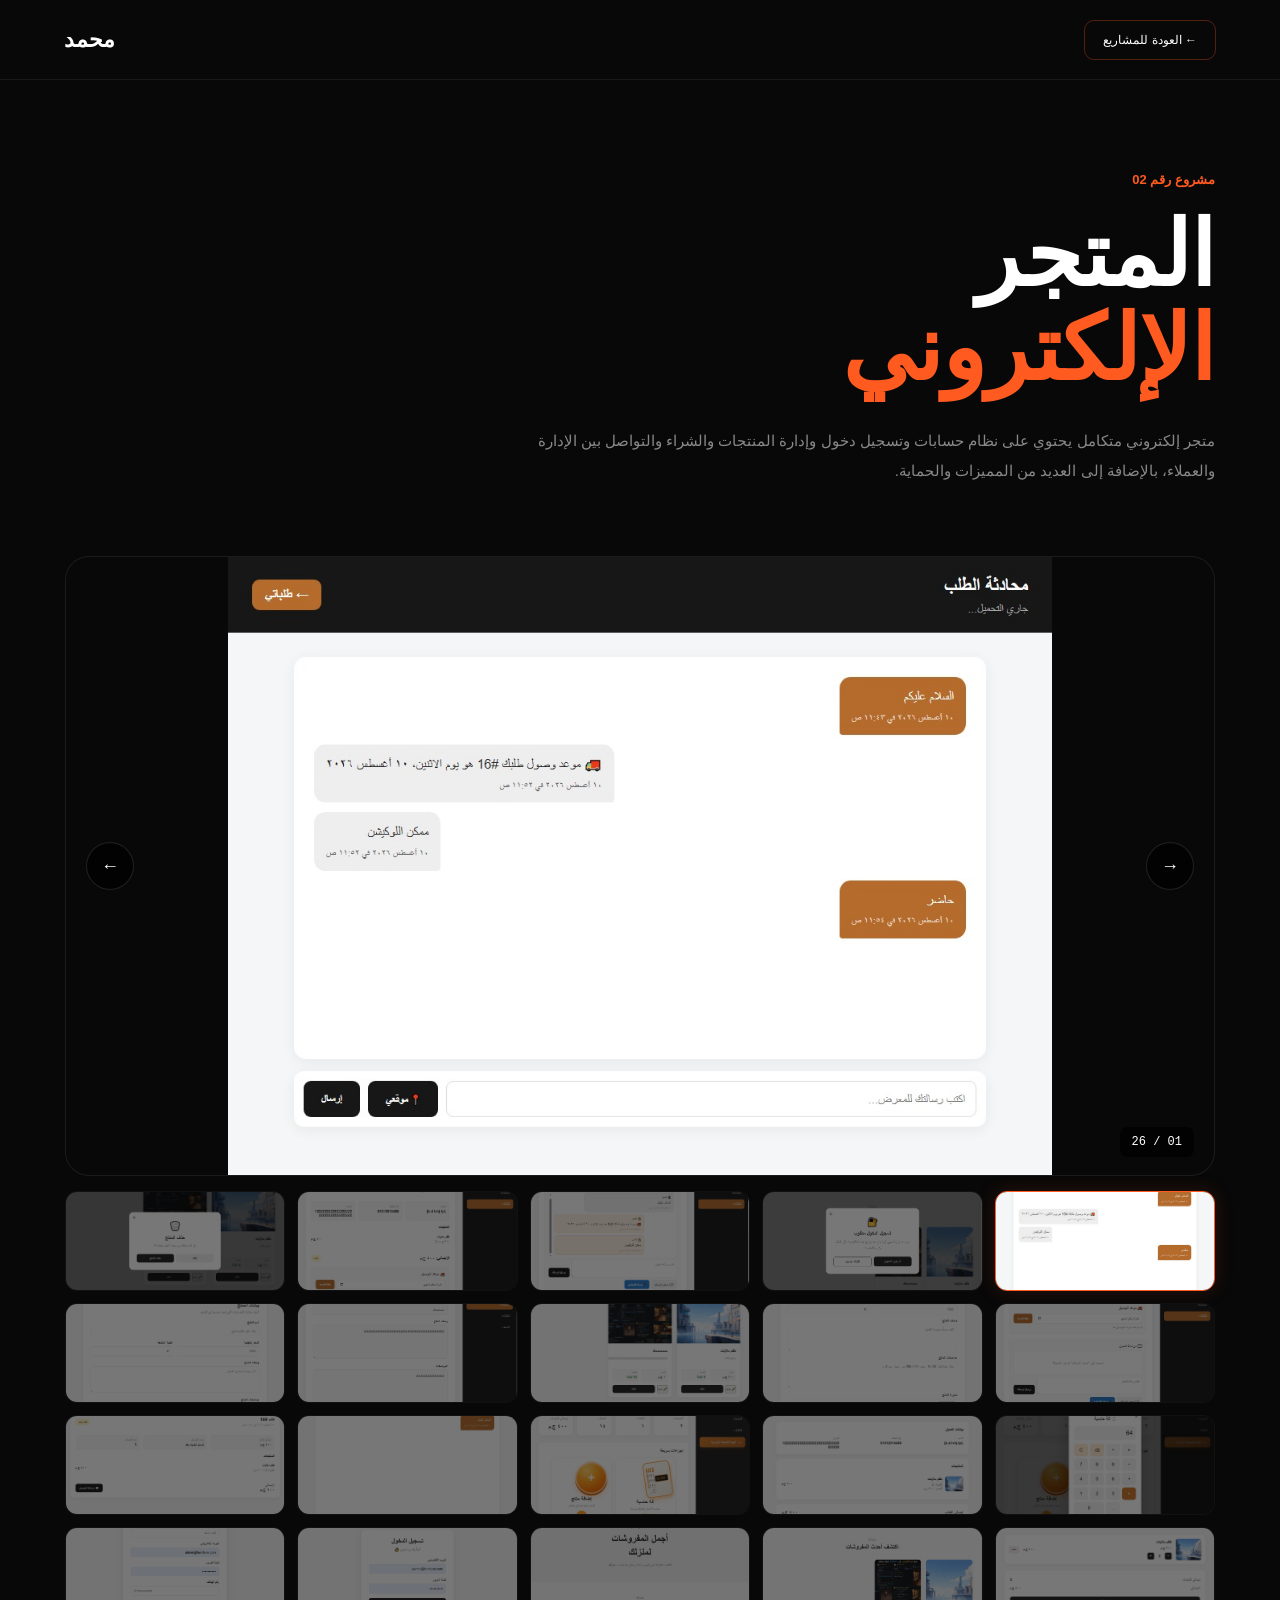
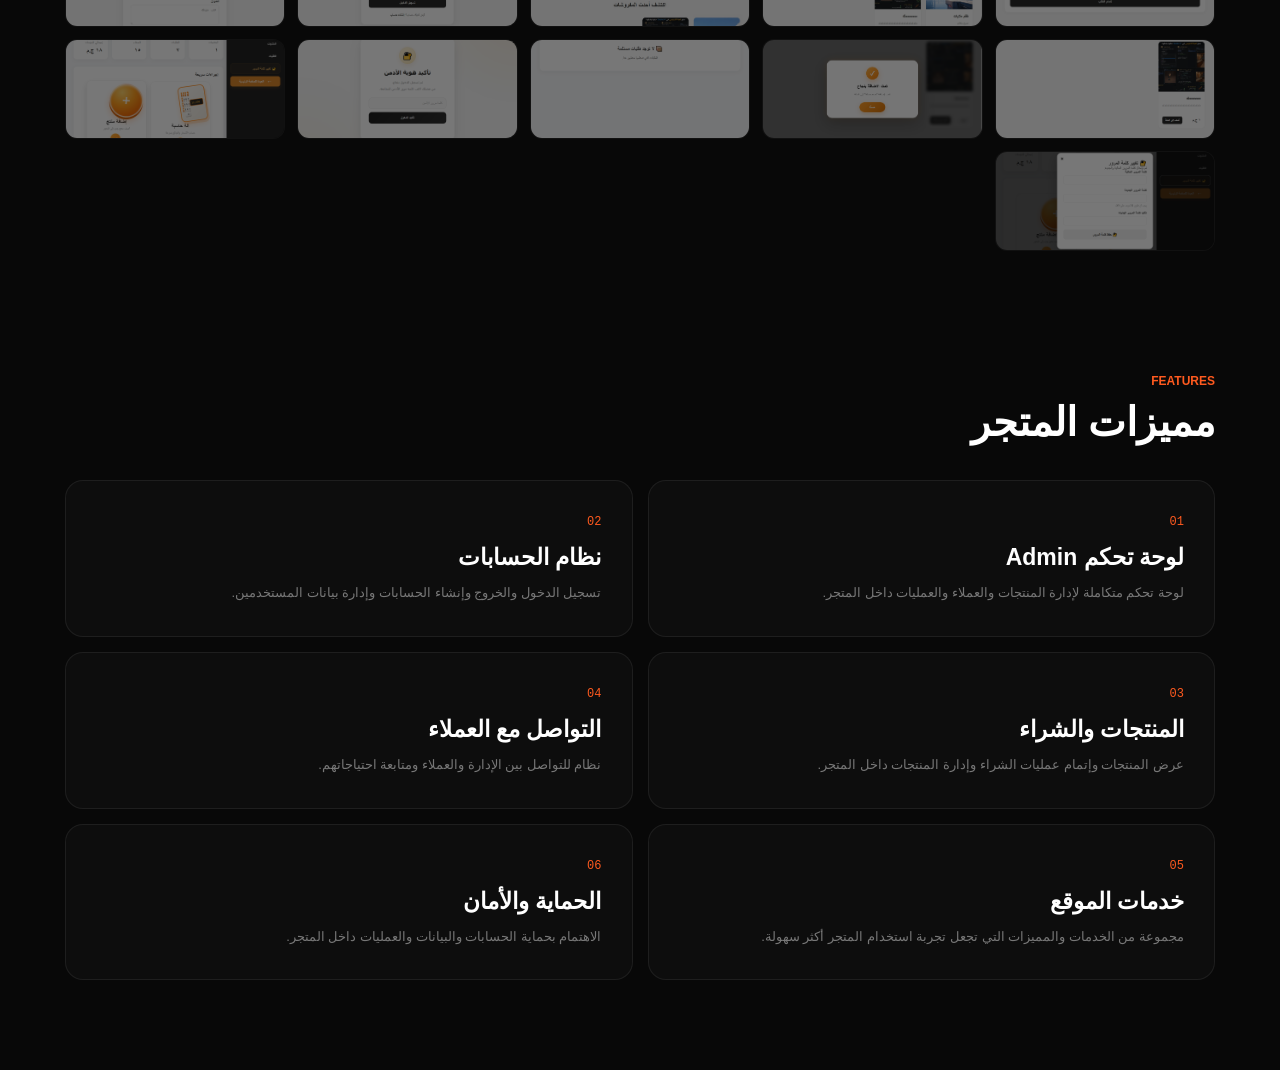
<file: ecommerce.html>
<!DOCTYPE html>
<html lang="ar" dir="rtl">

<head>

    <meta charset="UTF-8">

    <meta
        name="viewport"
        content="width=device-width, initial-scale=1.0"
    >

    <title>المتجر الإلكتروني | محمد</title>

    <link rel="stylesheet" href="style.css">

</head>


<body class="project-page-body">


    <!-- =========================================
         HEADER
    ========================================== -->

    <header class="project-header">

        <a
            href="index.html"
            class="back-button"
        >
            ← العودة للمشاريع
        </a>


        <div class="project-logo">
            محمد
        </div>

    </header>



    <!-- =========================================
         MAIN
    ========================================== -->

    <main class="project-page">


        <!-- =====================================
             PROJECT INTRO
        ====================================== -->

        <section class="project-hero">

            <span class="project-label">
                مشروع رقم 02
            </span>


            <h1>

                المتجر

                <strong>
                    الإلكتروني
                </strong>

            </h1>


            <p>

                متجر إلكتروني متكامل يحتوي على
                نظام حسابات وتسجيل دخول وإدارة
                المنتجات والشراء والتواصل بين
                الإدارة والعملاء، بالإضافة إلى
                العديد من المميزات والحماية.

            </p>

        </section>



        <!-- =====================================
             GALLERY
        ====================================== -->

        <section class="cooling-gallery">


            <!-- MAIN IMAGE -->

            <div class="cooling-main-media">


                <img
                    id="ecommerceGalleryImage"
                    src="ecommerce-01.jpg"
                    alt="المتجر الإلكتروني"
                >


                <!-- PREVIOUS -->

                <button
                    id="ecommercePrev"
                    class="gallery-arrow prev"
                    type="button"
                    aria-label="الصورة السابقة"
                >
                    →
                </button>


                <!-- NEXT -->

                <button
                    id="ecommerceNext"
                    class="gallery-arrow next"
                    type="button"
                    aria-label="الصورة التالية"
                >
                    ←
                </button>


                <!-- COUNTER -->

                <div class="gallery-counter">

                    <span id="ecommerceCurrent">
                        01
                    </span>

                    /

                    <span id="ecommerceTotal">
                        26
                    </span>

                </div>


            </div>



            <!-- =================================
                 THUMBNAILS
            ================================== -->

            <div
                class="cooling-thumbnails"
                id="ecommerceThumbnails"
            >

                <!-- JavaScript يضيف الصور هنا -->

            </div>


        </section>



        <!-- =====================================
             VIDEO
        ====================================== -->




        <!-- =====================================
             FEATURES
        ====================================== -->

        <section class="project-details">


            <div class="section-title">

                <span>
                    FEATURES
                </span>


                <h2>
                    مميزات المتجر
                </h2>

            </div>



            <div class="features-grid">


                <!-- FEATURE 01 -->

                <article class="feature-card">

                    <span>
                        01
                    </span>


                    <h3>
                        لوحة تحكم Admin
                    </h3>


                    <p>
                        لوحة تحكم متكاملة لإدارة
                        المنتجات والعملاء والعمليات
                        داخل المتجر.
                    </p>

                </article>



                <!-- FEATURE 02 -->

                <article class="feature-card">

                    <span>
                        02
                    </span>


                    <h3>
                        نظام الحسابات
                    </h3>


                    <p>
                        تسجيل الدخول والخروج وإنشاء
                        الحسابات وإدارة بيانات المستخدمين.
                    </p>

                </article>



                <!-- FEATURE 03 -->

                <article class="feature-card">

                    <span>
                        03
                    </span>


                    <h3>
                        المنتجات والشراء
                    </h3>


                    <p>
                        عرض المنتجات وإتمام عمليات
                        الشراء وإدارة المنتجات داخل
                        المتجر.
                    </p>

                </article>



                <!-- FEATURE 04 -->

                <article class="feature-card">

                    <span>
                        04
                    </span>


                    <h3>
                        التواصل مع العملاء
                    </h3>


                    <p>
                        نظام للتواصل بين الإدارة
                        والعملاء ومتابعة احتياجاتهم.
                    </p>

                </article>



                <!-- FEATURE 05 -->

                <article class="feature-card">

                    <span>
                        05
                    </span>


                    <h3>
                        خدمات الموقع
                    </h3>


                    <p>
                        مجموعة من الخدمات والمميزات
                        التي تجعل تجربة استخدام المتجر
                        أكثر سهولة.
                    </p>

                </article>



                <!-- FEATURE 06 -->

                <article class="feature-card">

                    <span>
                        06
                    </span>


                    <h3>
                        الحماية والأمان
                    </h3>


                    <p>
                        الاهتمام بحماية الحسابات
                        والبيانات والعمليات داخل
                        المتجر.
                    </p>

                </article>


            </div>


        </section>


    </main>



    <!-- =========================================
         JAVASCRIPT
    ========================================== -->

    <script src="ecommerce.js"></script>


</body>

</html>
</file>
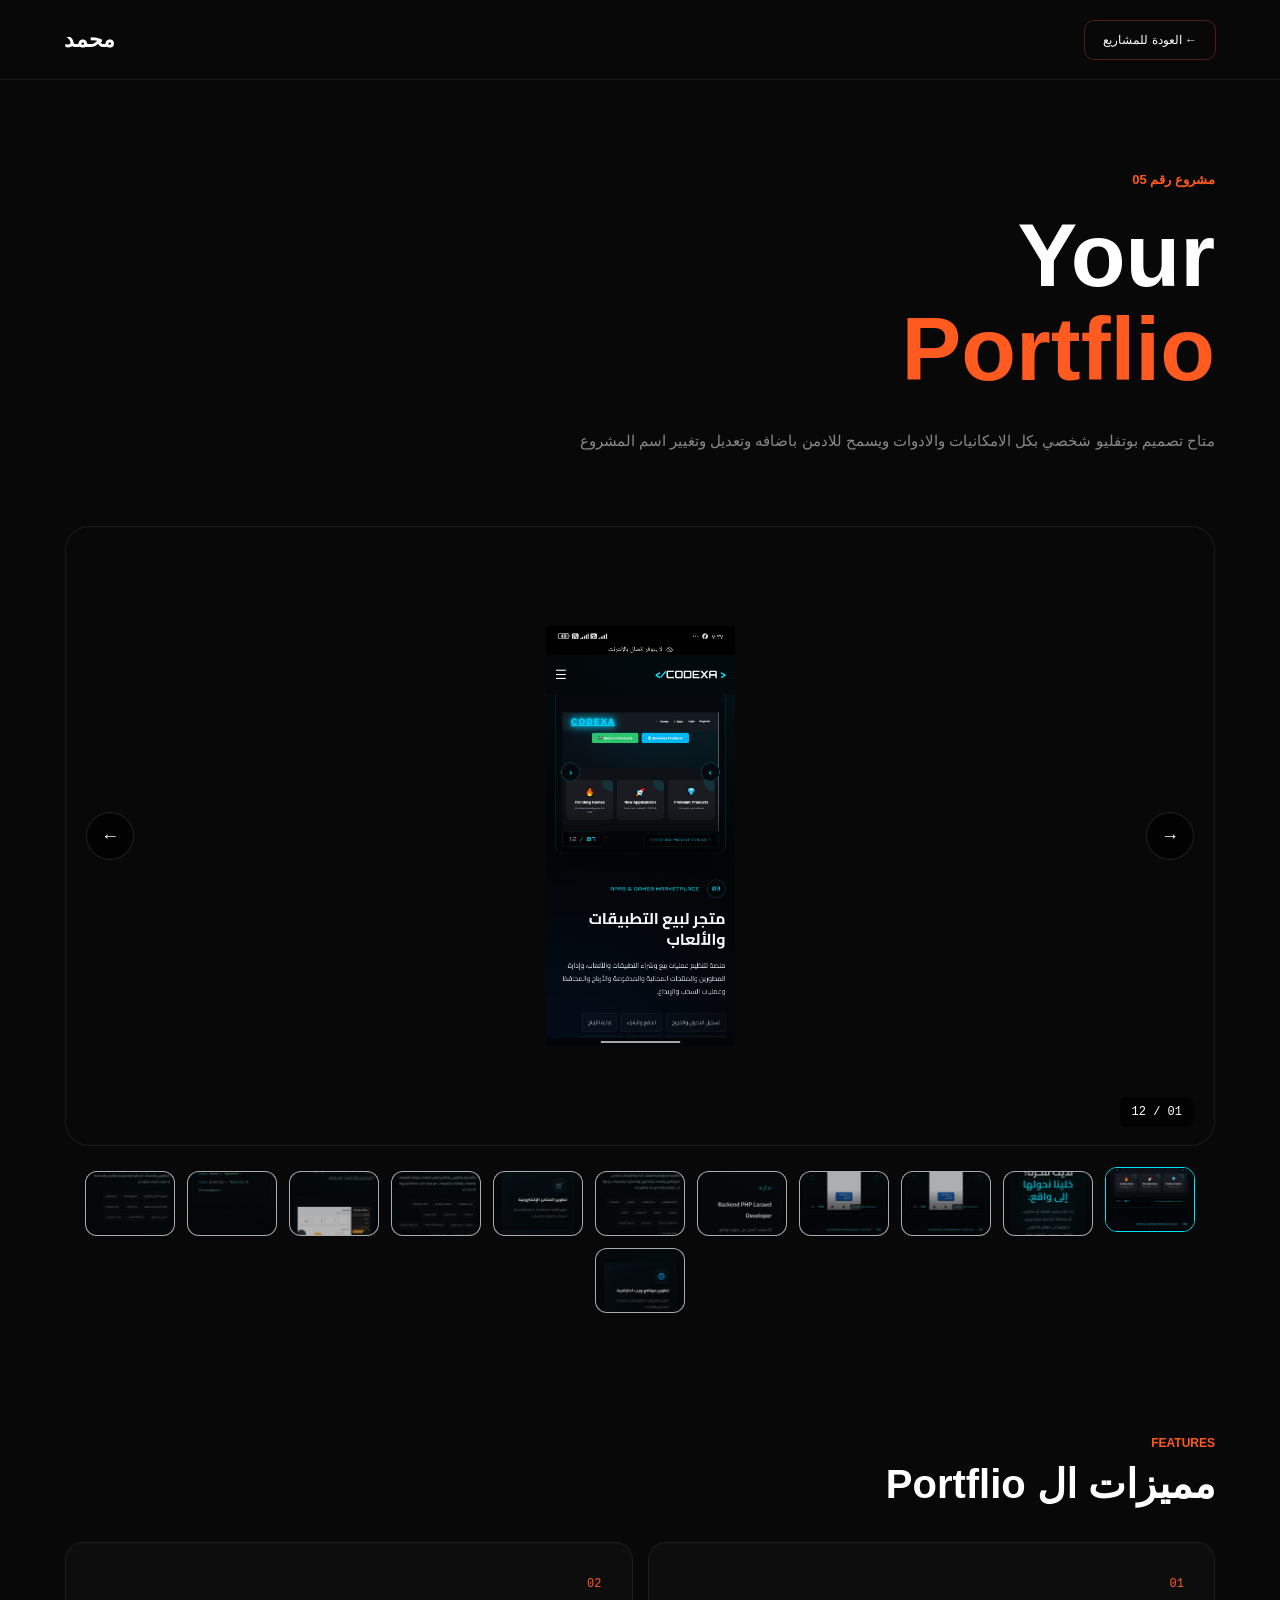
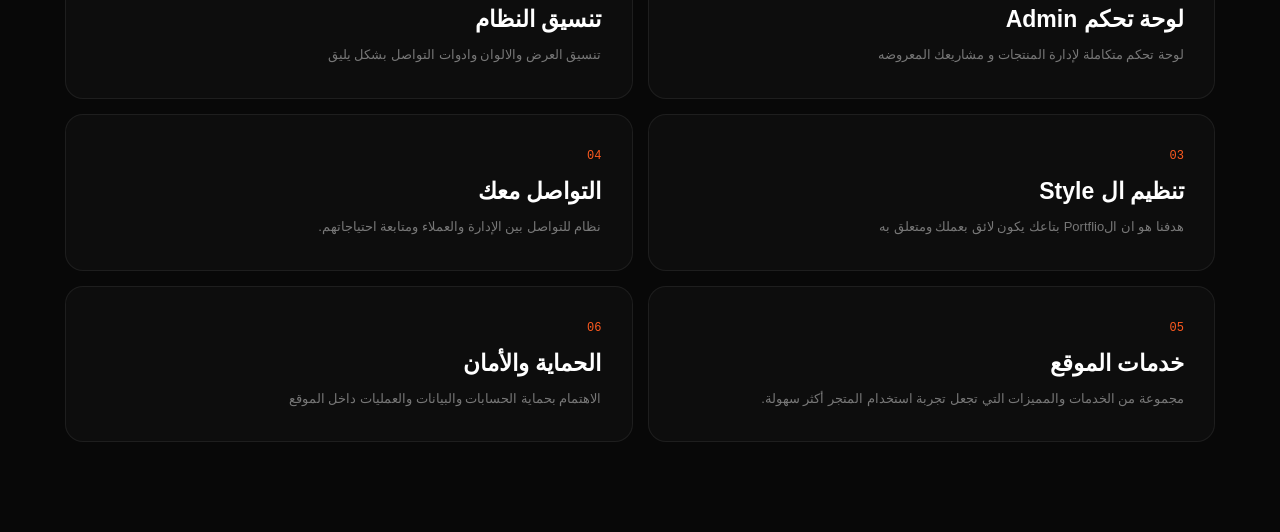
<file: Portflio.html>
<!DOCTYPE html>
<html lang="ar" dir="rtl">

<head>

    <meta charset="UTF-8">

    <meta
        name="viewport"
        content="width=device-width, initial-scale=1.0"
    >

    <title> Design Portlio</title>

    <link rel="stylesheet" href="style.css">

</head>


<body class="project-page-body">


    <!-- =========================================
         HEADER
    ========================================== -->

    <header class="project-header">

        <a
            href="index.html"
            class="back-button"
        >
            ← العودة للمشاريع
        </a>


        <div class="project-logo">
            محمد
        </div>

    </header>



    <!-- =========================================
         MAIN
    ========================================== -->

    <main class="project-page">


        <!-- =====================================
             PROJECT INTRO
        ====================================== -->

        <section class="project-hero">

            <span class="project-label">
                مشروع رقم 05
            </span>


            <h1>

                Your

                <strong>
                   Portflio
                </strong>

            </h1>


             <p>
                         متاح تصميم بوتفليو شخصي بكل الامكانيات والادوات 
                         ويسمح للادمن باضافه وتعديل وتغيير اسم المشروع
                       
            </p>

        </section>



        <!-- =====================================
             GALLERY
        ====================================== -->

        <section class="cooling-gallery">


            <!-- MAIN IMAGE -->

            <div class="cooling-main-media">


                <img
id="PortflioGalleryImage"
src="profile1.jpg"
alt="المشروع">


                <!-- PREVIOUS -->

                <button id="PortflioPrev"
class="gallery-arrow prev">
→
</button>


<button id="PortflioNext"
class="gallery-arrow next">
←
</button>


                <!-- COUNTER -->

                <div class="gallery-counter">

                    <span id="PortflioCurrent">
                        01
                    </span>

                    /

                    <span id="PortflioTotal">
                        12
                    </span>

                </div>


            </div>



            <!-- =================================
                 THUMBNAILS
            ================================== -->

            <div
class="profile-thumbnails"
id="PortflioThumbnails">
</div>


        </section>



        <!-- =====================================
             VIDEO
        ====================================== -->




        <!-- =====================================
             FEATURES
        ====================================== -->

        <section class="project-details">


            <div class="section-title">

                <span>
                    FEATURES
                </span>


                <h2>
                مميزات ال Portflio
                </h2>

            </div>



            <div class="features-grid">


                <!-- FEATURE 01 -->

                <article class="feature-card">

                    <span>
                        01
                    </span>


                    <h3>
                        لوحة تحكم Admin
                    </h3>


                    <p>
                        لوحة تحكم متكاملة لإدارة
                    المنتجات و مشاريعك المعروضه
                    </p>

                </article>



                <!-- FEATURE 02 -->

                <article class="feature-card">

                    <span>
                        02
                    </span>


                    <h3>
                        تنسيق النظام
                    </h3>


                    <p>
                     تنسيق العرض والالوان  وادوات التواصل بشكل  يليق 
                    </p>

                </article>



                <!-- FEATURE 03 -->

                <article class="feature-card">

                    <span>
                        03
                    </span>


                    <h3>
                      تنظيم ال Style
                    </h3>


                    <p>
                     هدفنا هو ان الPortflio بتاعك يكون لائق بعملك ومتعلق به 
                    </p>

                </article>



                <!-- FEATURE 04 -->

                <article class="feature-card">

                    <span>
                        04
                    </span>


                    <h3>
                    التواصل معك
                    </h3>


                    <p>
                        نظام للتواصل بين الإدارة
                        والعملاء ومتابعة احتياجاتهم.
                    </p>

                </article>



                <!-- FEATURE 05 -->

                <article class="feature-card">

                    <span>
                        05
                    </span>


                    <h3>
                        خدمات الموقع
                    </h3>


                    <p>
                        مجموعة من الخدمات والمميزات
                        التي تجعل تجربة استخدام المتجر
                        أكثر سهولة.
                    </p>

                </article>



                <!-- FEATURE 06 -->

                <article class="feature-card">

                    <span>
                        06
                    </span>


                    <h3>
                        الحماية والأمان
                    </h3>


                    <p>
                        الاهتمام بحماية الحسابات
                        والبيانات والعمليات داخل
                       الموقع
                    </p>

                </article>


            </div>


        </section>


    </main>



    <!-- =========================================
         JAVASCRIPT
    ========================================== -->

    <script src="Portflio.js"></script>


</body>

</html>
</file>
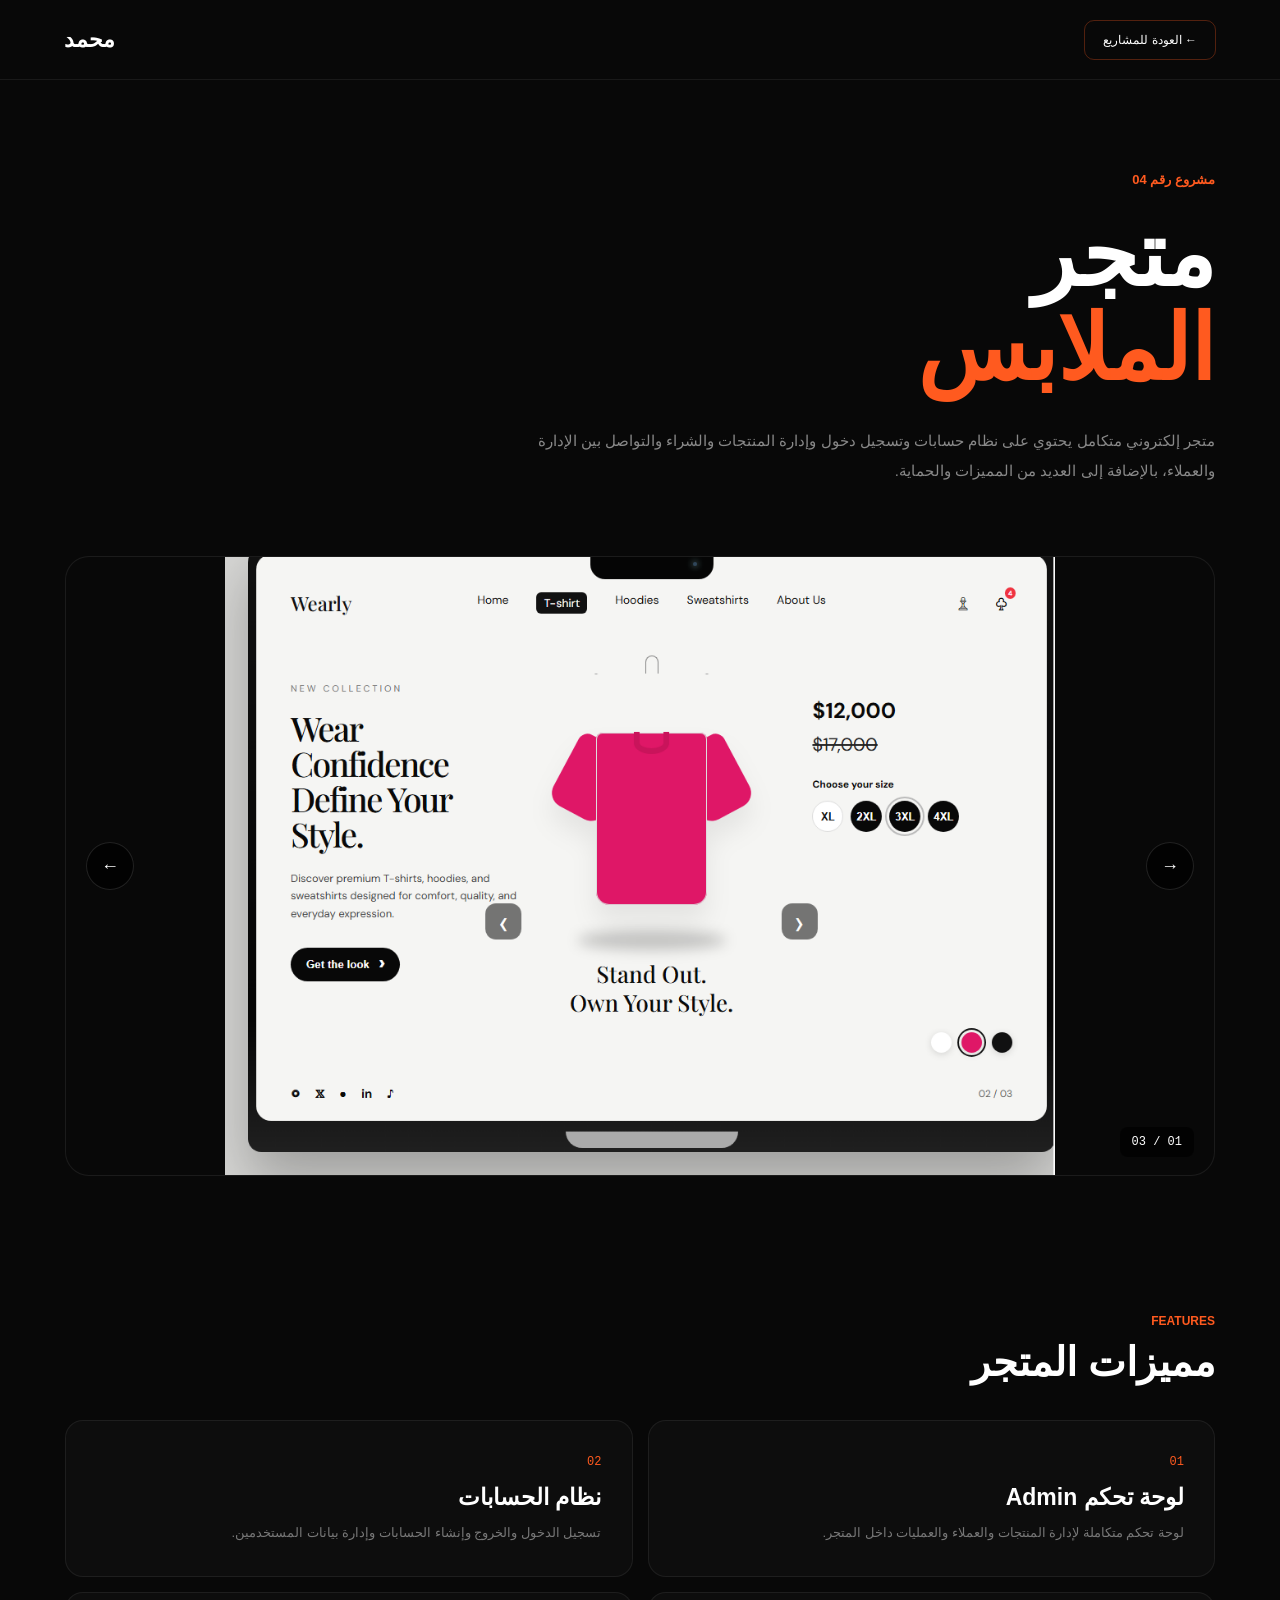
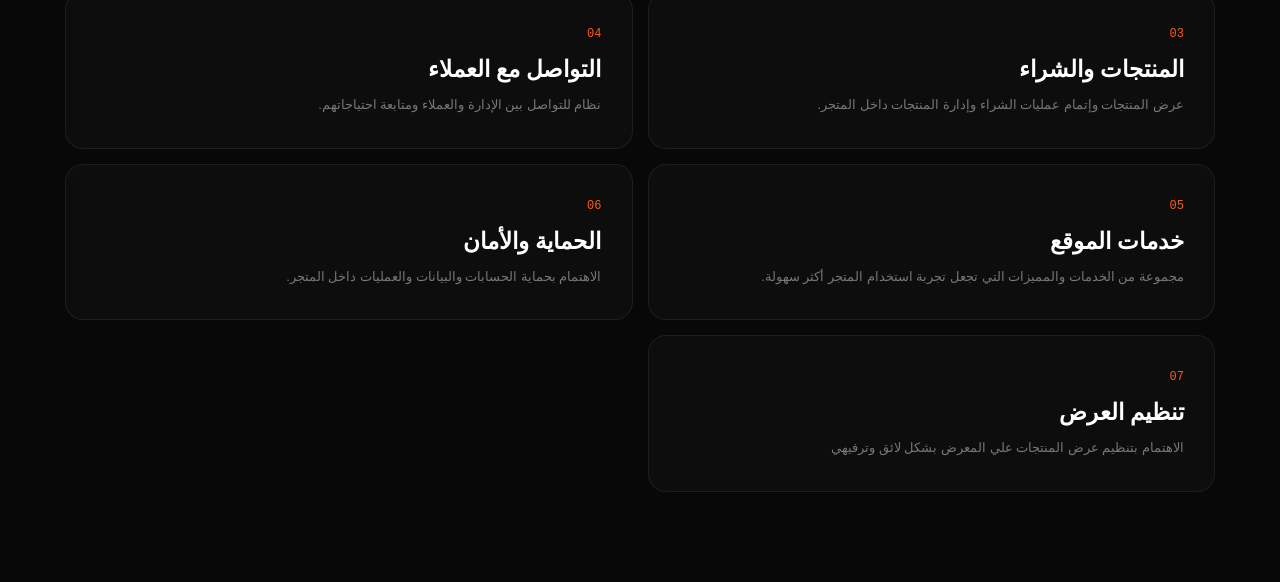
<file: Untitled.html>
<!DOCTYPE html>
<html lang="ar" dir="rtl">

<head>

    <meta charset="UTF-8">

    <meta
        name="viewport"
        content="width=device-width, initial-scale=1.0"
    >

    <title>متجر الملابس | محمد</title>

    <link rel="stylesheet" href="style.css">

</head>


<body class="project-page-body">


    <!-- =========================================
         HEADER
    ========================================== -->

    <header class="project-header">

        <a
            href="index.html"
            class="back-button"
        >
            ← العودة للمشاريع
        </a>


        <div class="project-logo">
            محمد
        </div>

    </header>



    <!-- =========================================
         MAIN
    ========================================== -->

    <main class="project-page">


        <!-- =====================================
             PROJECT INTRO
        ====================================== -->

        <section class="project-hero">

            <span class="project-label">
                مشروع رقم 04
            </span>


            <h1>

               متجر

                <strong>
                  الملابس
                </strong>

            </h1>


            <p>

                متجر إلكتروني متكامل يحتوي على
                نظام حسابات وتسجيل دخول وإدارة
                المنتجات والشراء والتواصل بين
                الإدارة والعملاء، بالإضافة إلى
                العديد من المميزات والحماية.

            </p>

        </section>



        <!-- =====================================
             GALLERY
        ====================================== -->

        <section class="cooling-gallery">


            <!-- MAIN IMAGE -->

            <div class="cooling-main-media">


                <img
                    id="ClothesGalleryImage"
                    src="Untitled200.png"
                    alt="المتجر الإلكتروني"
                >


                <!-- PREVIOUS -->

                <button
                    id="ClothesPrev"
                    class="gallery-arrow prev"
                    type="button"
                    aria-label="الصورة السابقة"
                >
                    →
                </button>


                <!-- NEXT -->

                <button
                    id="ecommerceNext"
                    class="gallery-arrow next"
                    type="button"
                    aria-label="الصورة التالية"
                >
                    ←
                </button>


                <!-- COUNTER -->

                <div class="gallery-counter">

                    <span id="Clothes StoreCurrent">
                        01
                    </span>

                    /

                    <span id="ClothesTotal">
                        03
                    </span>

                </div>


            </div>



            <!-- =================================
                 THUMBNAILS
            ================================== -->

            <div
                class="cooling-thumbnails"
                id="ClothesThumbnails"
            >

                <!-- JavaScript يضيف الصور هنا -->

            </div>


        </section>



        <!-- =====================================
             VIDEO
        ====================================== -->

        

       



        <!-- =====================================
             FEATURES
        ====================================== -->

        <section class="project-details">


            <div class="section-title">

                <span>
                    FEATURES
                </span>


                <h2>
                    مميزات المتجر
                </h2>

            </div>



            <div class="features-grid">


                <!-- FEATURE 01 -->

                <article class="feature-card">

                    <span>
                        01
                    </span>


                    <h3>
                        لوحة تحكم Admin
                    </h3>


                    <p>
                        لوحة تحكم متكاملة لإدارة
                        المنتجات والعملاء والعمليات
                        داخل المتجر.
                    </p>

                </article>



                <!-- FEATURE 02 -->

                <article class="feature-card">

                    <span>
                        02
                    </span>


                    <h3>
                        نظام الحسابات
                    </h3>


                    <p>
                        تسجيل الدخول والخروج وإنشاء
                        الحسابات وإدارة بيانات المستخدمين.
                    </p>

                </article>



                <!-- FEATURE 03 -->

                <article class="feature-card">

                    <span>
                        03
                    </span>


                    <h3>
                        المنتجات والشراء
                    </h3>


                    <p>
                        عرض المنتجات وإتمام عمليات
                        الشراء وإدارة المنتجات داخل
                        المتجر.
                    </p>

                </article>



                <!-- FEATURE 04 -->

                <article class="feature-card">

                    <span>
                        04
                    </span>


                    <h3>
                        التواصل مع العملاء
                    </h3>


                    <p>
                        نظام للتواصل بين الإدارة
                        والعملاء ومتابعة احتياجاتهم.
                    </p>

                </article>



                <!-- FEATURE 05 -->

                <article class="feature-card">

                    <span>
                        05
                    </span>


                    <h3>
                        خدمات الموقع
                    </h3>


                    <p>
                        مجموعة من الخدمات والمميزات
                        التي تجعل تجربة استخدام المتجر
                        أكثر سهولة.
                    </p>

                </article>



                <!-- FEATURE 06 -->

                <article class="feature-card">

                    <span>
                        06
                    </span>


                    <h3>
                        الحماية والأمان
                    </h3>


                    <p>
                        الاهتمام بحماية الحسابات
                        والبيانات والعمليات داخل
                        المتجر.
                    </p>

                </article>
<!-- FEATURE 07 -->

                <article class="feature-card">

                    <span>
                        07
                    </span>


                    <h3>
                       تنظيم العرض
                    </h3>


                    <p>
                        الاهتمام بتنظيم عرض المنتجات علي المعرض بشكل لائق وترفيهي 
                    </p>

                </article>

            </div>


        </section>


    </main>



    <!-- =========================================
         JAVASCRIPT
    ========================================== -->

    <script src="Untitled.js"></script>


</body>

</html>
</file>
<file: style.css>
/* =========================
   RESET
========================= */

* {
    margin: 0;
    padding: 0;
    box-sizing: border-box;
}

html {
    scroll-behavior: smooth;
}

body {
    font-family: "Cairo", sans-serif;
    background: #080808;
    color: #ffffff;
    overflow-x: hidden;
}

a {
    text-decoration: none;
    color: inherit;
}


/* =========================
   COLORS
========================= */

:root {
    --bg: #080808;
    --bg-soft: #101010;
    --orange: #ff5a1f;
    --orange-light: #ff7a3d;
    --white: #ffffff;
    --text: #eeeeee;
    --muted: #858585;
    --border: rgba(255, 255, 255, 0.08);
}


/* =========================
   NAVBAR
========================= */

.navbar {
    position: fixed;
    top: 0;
    right: 0;
    width: 100%;
    z-index: 1000;

    background: rgba(8, 8, 8, 0.75);
    backdrop-filter: blur(18px);

    border-bottom: 1px solid var(--border);
}

.nav-container {
    width: min(1200px, 92%);
    margin: auto;

    height: 80px;

    display: flex;
    align-items: center;
    justify-content: space-between;
}


/* Logo */

.logo {
    display: flex;
    align-items: center;
    gap: 10px;

    font-size: 20px;
    font-weight: 800;
}

.logo span {
    width: 38px;
    height: 38px;

    display: flex;
    align-items: center;
    justify-content: center;

    border-radius: 12px;

    background: var(--orange);
    color: white;

    box-shadow: 0 0 25px rgba(255, 90, 31, 0.3);
}


/* Nav Links */

.nav-links {
    display: flex;
    align-items: center;
    gap: 34px;
}

.nav-links a {
    position: relative;

    color: #999;

    font-size: 14px;
    font-weight: 600;

    transition: 0.3s ease;
}

.nav-links a:hover,
.nav-links a.active {
    color: white;
}

.nav-links a.active::after {
    content: "";

    position: absolute;

    bottom: -10px;
    right: 50%;

    width: 5px;
    height: 5px;

    transform: translateX(50%);

    background: var(--orange);

    border-radius: 50%;
}


/* Navbar Button */

.nav-button {
    display: flex;
    align-items: center;
    gap: 8px;

    padding: 10px 18px;

    border: 1px solid rgba(255, 90, 31, 0.35);
    border-radius: 10px;

    color: white;

    font-size: 13px;
    font-weight: 700;

    transition: 0.3s ease;
}

.nav-button span {
    color: var(--orange);
}

.nav-button:hover {
    background: var(--orange);
    border-color: var(--orange);
    transform: translateY(-2px);
}

.nav-button:hover span {
    color: white;
}

/* =================================
   HERO
================================= */

.hero {
    position: relative;

    min-height: 100vh;

    display: flex;
    align-items: center;
    justify-content: center;

    padding: 150px 20px 100px;

    overflow: hidden;

    background:
        radial-gradient(
            circle at 50% 40%,
            rgba(255, 75, 20, 0.10),
            transparent 35%
        ),
        #080808;
}


/* الخلفية */

.hero-bg {
    position: absolute;

    width: 600px;
    height: 600px;

    top: 15%;
    left: 50%;

    transform: translateX(-50%);

    background: rgba(255, 70, 20, 0.08);

    filter: blur(150px);

    border-radius: 50%;

    pointer-events: none;
}


/* المحتوى */

.hero-content {
    position: relative;
    z-index: 2;

    width: min(900px, 100%);

    display: flex;
    flex-direction: column;
    align-items: center;

    text-align: center;
}


/* Badge */

.hero-badge {
    display: flex;
    align-items: center;
    gap: 9px;

    padding: 8px 16px;

    margin-bottom: 28px;

    border: 1px solid rgba(255, 255, 255, 0.10);

    border-radius: 50px;

    background: rgba(255, 255, 255, 0.025);

    color: #999;

    font-size: 12px;

    animation: fadeDown 0.8s ease forwards;
}

.hero-badge span {
    width: 7px;
    height: 7px;

    border-radius: 50%;

    background: #35d07f;

    box-shadow: 0 0 12px #35d07f;

    animation: pulse 1.8s infinite;
}


/* العنوان */

.hero h1 {
    margin: 0;

    max-width: 850px;

    color: #fff;

    font-size: clamp(55px, 8vw, 100px);

    font-weight: 900;

    line-height: 1.05;

    letter-spacing: -3px;

    animation: fadeUp 0.9s ease forwards;
}

.hero h1 strong {
    display: block;

    color: #ff5a1f;

    font-weight: 900;

    text-shadow:
        0 0 35px rgba(255, 90, 31, 0.15);
}


/* الوصف */

.hero-content > p {
    max-width: 650px;

    margin-top: 30px;

    color: #888;

    font-size: 16px;

    line-height: 2;

    animation: fadeUp 1s ease forwards;
}


/* =================================
   BUTTONS
================================= */

.hero-buttons {
    display: flex;
    align-items: center;

    gap: 12px;

    margin-top: 35px;

    animation: fadeUp 1.1s ease forwards;
}

.btn {
    min-width: 170px;

    display: flex;
    align-items: center;
    justify-content: center;

    gap: 10px;

    padding: 14px 22px;

    border-radius: 11px;

    font-size: 14px;

    font-weight: 700;

    transition:
        transform 0.3s ease,
        box-shadow 0.3s ease,
        background 0.3s ease;
}

.btn.primary {
    color: #fff;

    background: #ff5a1f;

    box-shadow:
        0 10px 35px rgba(255, 90, 31, 0.18);
}

.btn.primary:hover {
    transform: translateY(-4px);

    box-shadow:
        0 15px 45px rgba(255, 90, 31, 0.30);
}

.btn.secondary {
    color: #ddd;

    border: 1px solid rgba(255, 255, 255, 0.10);

    background: rgba(255, 255, 255, 0.02);
}

.btn.secondary:hover {
    transform: translateY(-4px);

    border-color: rgba(255, 90, 31, 0.5);

    color: #fff;
}

.btn span {
    color: #fff;
}


/* =================================
   STATS
================================= */

.hero-stats {
    display: flex;
    align-items: center;
    justify-content: center;

    gap: 70px;

    margin-top: 60px;

    animation: fadeUp 1.2s ease forwards;
}

.stat {
    display: flex;
    flex-direction: column;

    align-items: center;

    min-width: 100px;
}

.stat strong {
    color: #fff;

    font-size: 25px;

    font-weight: 900;
}

.stat span {
    margin-top: 4px;

    color: #666;

    font-size: 11px;
}


/* =================================
   ANIMATIONS
================================= */

@keyframes fadeUp {

    from {
        opacity: 0;
        transform: translateY(30px);
    }

    to {
        opacity: 1;
        transform: translateY(0);
    }

}

@keyframes fadeDown {

    from {
        opacity: 0;
        transform: translateY(-20px);
    }

    to {
        opacity: 1;
        transform: translateY(0);
    }

}

@keyframes pulse {

    0% {
        box-shadow: 0 0 0 0 rgba(53, 208, 127, 0.5);
    }

    70% {
        box-shadow: 0 0 0 8px rgba(53, 208, 127, 0);
    }

    100% {
        box-shadow: 0 0 0 0 rgba(53, 208, 127, 0);
    }

}


/* =================================
   MOBILE
================================= */

@media (max-width: 600px) {

    .hero {
        padding: 120px 18px 70px;
    }

    .hero h1 {
        font-size: 48px;

        letter-spacing: -1.5px;
    }

    .hero-content > p {
        font-size: 13px;

        line-height: 1.9;
    }

    .hero-buttons {
        width: 100%;

        flex-direction: column;
    }

    .btn {
        width: 100%;
    }

    .hero-stats {
        width: 100%;

        gap: 15px;

        justify-content: space-between;
    }

    .stat strong {
        font-size: 20px;
    }

}
/* =========================
   HERO VISUAL
========================= */

.hero-visual {
    position: relative;

    width: min(700px, 100%);
    min-height: 0;

    display: flex;
    align-items: center;
    justify-content: center;

    margin: 0 auto;
}

.visual-glow {
    position: absolute;

    width: 320px;
    height: 320px;

    border-radius: 50%;

    background: var(--orange);

    filter: blur(130px);

    opacity: 0.11;
}


/* Code Card */

.code-card {
    width: 430px;

    position: relative;

    border: 1px solid rgba(255, 255, 255, 0.1);

    border-radius: 18px;

    background: rgba(18, 18, 18, 0.9);

    overflow: hidden;

    box-shadow:
        0 35px 80px rgba(0, 0, 0, 0.55),
        0 0 60px rgba(255, 90, 31, 0.07);

    transform: none;
    transition: 0.4s ease;
}


/* Code Top */

.code-top {
    height: 50px;

    display: flex;
    align-items: center;

    padding: 0 18px;

    border-bottom: 1px solid var(--border);

    background: #111;
}

.window-dots {
    display: flex;
    gap: 6px;
}

.window-dots span {
    width: 8px;
    height: 8px;

    border-radius: 50%;

    background: #444;
}

.code-title {
    margin-right: auto;
    margin-left: auto;

    color: #666;

    font-size: 11px;
    direction: ltr;
}


/* Code */

.code-content {
    direction: ltr;

    padding: 30px;

    font-family: monospace;

    font-size: 14px;

    line-height: 2.3;
}

.code-line {
    padding-left: 25px;
}

.code-purple {
    color: #c586ff;
}

.code-white {
    color: #fff;
}

.code-orange {
    color: #ff9d5c;
}

.code-yellow {
    color: #ffd866;
}

.code-key {
    color: #78dce8;
}

.code-green {
    color: #a9dc76;
}

.code-blue {
    color: #ab9df2;
}


/* Floating Cards */

.floating-card {
    position: absolute;

    display: flex;
    align-items: center;
    gap: 8px;

    padding: 11px 15px;

    border: 1px solid var(--border);
    border-radius: 12px;

    background: rgba(18, 18, 18, 0.9);

    backdrop-filter: blur(15px);

    color: #ddd;

    font-size: 11px;

    box-shadow: 0 15px 35px rgba(0, 0, 0, 0.35);
}

.floating-card span {
    font-size: 15px;
}

.card-one {
    top: 35px;
    right: -20px;
}

.card-two {
    bottom: 35px;
    left: -20px;
}


/* =========================
   RESPONSIVE
========================= */

@media (max-width: 900px) {

    .nav-links {
        display: none;
    }

    .hero-container {
        width: min(92%, 760px);
        gap: 55px;
    }

    .hero-content {
        width: 100%;
    }

    .hero h1 {
        font-size: clamp(45px, 10vw, 70px);
    }

    .hero-content > p {
        font-size: 14px;
    }

    .hero-stats {
        justify-content: center;
    }

    .hero-visual {
        width: min(620px, 100%);
    }

    .code-card {
        width: min(430px, 90vw);
    }
}


@media (max-width: 500px) {

    .nav-container {
        height: 70px;
    }

    .nav-button {
        display: none;
    }

    .hero {
        padding-top: 110px;
    }

    .hero h1 {
        font-size: 43px;
        letter-spacing: -1px;
    }

    .hero-buttons {
        width: 100%;

        flex-direction: column;
    }

    .primary-button,
    .secondary-button {
        width: 100%;
    }

    .hero-stats {
        width: 100%;
        justify-content: space-between;
        gap: 10px;
    }

    .stat {
        min-width: 0;
        flex: 1;
    }

    .stat strong {
        font-size: 18px;
    }

    .code-card {
        width: 100%;
        max-width: 430px;
    }

    .code-content {
        padding: 20px;
        font-size: 11px;
        overflow-x: auto;
    }

    .floating-card {
        display: none;
    }
}

/* =================================
   COMPATIBILITY WITH CURRENT HTML
================================= */

.primary-button,
.secondary-button {
    min-width: 170px;

    display: flex;
    align-items: center;
    justify-content: center;

    gap: 10px;

    padding: 14px 22px;

    border-radius: 11px;

    font-size: 14px;
    font-weight: 700;

    transition: 0.3s ease;
}

.primary-button {
    color: #fff;
    background: var(--orange);
    box-shadow: 0 10px 35px rgba(255, 90, 31, 0.18);
}

.primary-button:hover {
    transform: translateY(-4px);
    box-shadow: 0 15px 45px rgba(255, 90, 31, 0.30);
}

.secondary-button {
    color: #ddd;
    border: 1px solid rgba(255, 255, 255, 0.10);
    background: rgba(255, 255, 255, 0.02);
}

.secondary-button:hover {
    transform: translateY(-4px);
    border-color: rgba(255, 90, 31, 0.5);
    color: #fff;
}

@media (max-width: 500px) {
    .primary-button,
    .secondary-button {
        width: 100%;
    }
}
/* =========================
   PROBLEM SECTION
========================= */

.problem-section {
    position: relative;

    padding: 130px 20px;

    background:
        linear-gradient(
            180deg,
            #080808 0%,
            #0c0c0c 50%,
            #080808 100%
        );

    overflow: hidden;
}

.problem-section::before {
    content: "";

    position: absolute;

    width: 500px;
    height: 500px;

    top: 10%;
    left: 50%;

    transform: translateX(-50%);

    background: rgba(255, 90, 31, 0.055);

    filter: blur(140px);

    border-radius: 50%;

    pointer-events: none;
}


/* Container */

.section-container {
    position: relative;

    width: min(1150px, 100%);

    margin: auto;
}


/* Heading */

.section-heading {
    max-width: 720px;

    margin: 0 auto 65px;

    text-align: center;
}

.section-label {
    display: inline-block;

    margin-bottom: 15px;

    color: var(--orange);

    font-size: 13px;

    font-weight: 700;
}

.section-heading h2 {
    margin: 0;

    color: #fff;

    font-size: clamp(35px, 5vw, 58px);

    font-weight: 900;

    line-height: 1.2;

    letter-spacing: -1px;
}

.section-heading h2 span {
    display: block;

    color: #fff;
}

.section-heading p {
    max-width: 620px;

    margin: 20px auto 0;

    color: #777;

    font-size: 14px;

    line-height: 2;
}


/* Cards */

.problem-grid {
    display: grid;

    grid-template-columns:
        repeat(3, 1fr);

    gap: 18px;
}


.problem-card {
    position: relative;

    min-height: 320px;

    padding: 32px;

    display: flex;

    flex-direction: column;

    justify-content: flex-end;

    border: 1px solid rgba(255, 255, 255, 0.075);

    border-radius: 22px;

    background:
        linear-gradient(
            145deg,
            rgba(255, 255, 255, 0.035),
            rgba(255, 255, 255, 0.008)
        );

    overflow: hidden;

    transition:
        transform 0.4s ease,
        border-color 0.4s ease,
        box-shadow 0.4s ease;
}


.problem-card::before {
    content: "";

    position: absolute;

    width: 180px;
    height: 180px;

    top: -80px;
    left: -80px;

    background: rgba(255, 90, 31, 0.08);

    filter: blur(60px);

    border-radius: 50%;

    transition: 0.4s ease;
}


.problem-card:hover {
    transform: translateY(-8px);

    border-color: rgba(255, 90, 31, 0.35);

    box-shadow:
        0 25px 60px rgba(0, 0, 0, 0.35),
        0 0 35px rgba(255, 90, 31, 0.06);
}


.problem-card:hover::before {
    background: rgba(255, 90, 31, 0.16);
}


/* Featured */

.problem-card.featured {
    border-color: rgba(255, 90, 31, 0.22);

    background:
        linear-gradient(
            145deg,
            rgba(255, 90, 31, 0.07),
            rgba(255, 255, 255, 0.012)
        );
}


/* Number */

.problem-number {
    position: absolute;

    top: 25px;
    right: 28px;

    color: rgba(255, 255, 255, 0.16);

    font-family: monospace;

    font-size: 13px;

    font-weight: 700;

    direction: ltr;
}


/* Icon */

.problem-icon {
    width: 55px;
    height: 55px;

    display: flex;
    align-items: center;
    justify-content: center;

    margin-bottom: auto;

    border: 1px solid rgba(255, 90, 31, 0.2);

    border-radius: 15px;

    background: rgba(255, 90, 31, 0.07);

    color: var(--orange);

    font-size: 23px;

    box-shadow:
        inset 0 0 20px rgba(255, 90, 31, 0.04);
}


/* Title */

.problem-card h3 {
    margin-top: 35px;

    color: #fff;

    font-size: 21px;

    font-weight: 800;
}


/* Text */

.problem-card p {
    margin-top: 10px;

    color: #777;

    font-size: 13px;

    line-height: 2;
}


/* Orange line */

.problem-line {
    width: 0;
    height: 2px;

    margin-top: 25px;

    background: var(--orange);

    transition: width 0.4s ease;
}

.problem-card:hover .problem-line {
    width: 55px;
}


/* Bottom */

.problem-bottom {
    display: flex;

    align-items: center;

    justify-content: space-between;

    margin-top: 45px;

    padding-top: 25px;

    border-top: 1px solid rgba(255, 255, 255, 0.06);
}

.problem-bottom span {
    color: #555;

    font-size: 12px;
}

.problem-bottom a {
    display: flex;

    align-items: center;

    gap: 10px;

    color: #aaa;

    font-size: 12px;

    transition: 0.3s ease;
}

.problem-bottom a span {
    color: var(--orange);

    font-size: 16px;
}

.problem-bottom a:hover {
    color: #fff;
}


/* =========================
   PROBLEM RESPONSIVE
========================= */

@media (max-width: 850px) {

    .problem-grid {
        grid-template-columns: 1fr;
    }

    .problem-card {
        min-height: 280px;
    }

}


@media (max-width: 600px) {

    .problem-section {
        padding: 90px 18px;
    }

    .section-heading {
        margin-bottom: 45px;
    }

    .section-heading h2 {
        font-size: 34px;
    }

    .section-heading p {
        font-size: 13px;
    }

    .problem-card {
        min-height: 260px;

        padding: 25px;
    }

    .problem-bottom {
        flex-direction: column;

        align-items: flex-start;

        gap: 15px;
    }

}
/* =================================
   PROJECTS SECTION
================================= */

.projects-section {
    position: relative;

    padding: 140px 20px;

    background: #080808;

    overflow: hidden;
}

.projects-section::after {
    content: "";

    position: absolute;

    width: 500px;
    height: 500px;

    right: -250px;
    top: 25%;

    background: rgba(255, 90, 31, 0.05);

    filter: blur(130px);

    border-radius: 50%;

    pointer-events: none;
}


/* Heading */

.projects-heading {
    margin-bottom: 75px;
}


/* Projects List */

.projects-list {
    display: flex;
    flex-direction: column;

    gap: 25px;
}


/* Project Card */

.project-card {
    position: relative;

    padding: 32px;

    border: 1px solid rgba(255, 255, 255, 0.07);

    border-radius: 25px;

    background:
        linear-gradient(
            135deg,
            rgba(255, 255, 255, 0.035),
            rgba(255, 255, 255, 0.008)
        );

    overflow: hidden;

    transition:
        transform 0.45s ease,
        border-color 0.45s ease,
        box-shadow 0.45s ease;
}

.project-card:hover {
    transform: translateY(-6px);

    border-color: rgba(255, 90, 31, 0.25);

    box-shadow:
        0 30px 80px rgba(0, 0, 0, 0.4);
}


/* Top */

.project-top {
    display: flex;

    align-items: center;

    justify-content: space-between;

    margin-bottom: 35px;
}

.project-index {
    color: #555;

    font-family: monospace;

    font-size: 12px;

    direction: ltr;
}

.project-category {
    padding: 6px 12px;

    border: 1px solid rgba(255, 90, 31, 0.18);

    border-radius: 50px;

    color: var(--orange);

    background: rgba(255, 90, 31, 0.05);

    font-size: 10px;

    font-weight: 700;
}


/* Content */

.project-content {
    display: grid;

    grid-template-columns: 1fr 0.8fr;

    gap: 70px;

    align-items: center;
}


/* Info */

.project-small-title {
    color: #555;

    font-family: monospace;

    font-size: 11px;

    letter-spacing: 1px;

    direction: ltr;
}

.project-info h3 {
    margin-top: 13px;

    color: #fff;

    font-size: clamp(28px, 4vw, 46px);

    line-height: 1.2;

    font-weight: 900;

    letter-spacing: -1px;
}

.project-info h3 span {
    display: block;

    color: var(--orange);
}

.project-info p {
    max-width: 600px;

    margin-top: 20px;

    color: #777;

    font-size: 13px;

    line-height: 2;
}


/* Features */

.project-features {
    display: flex;

    flex-wrap: wrap;

    gap: 8px;

    margin-top: 25px;
}

.project-features span {
    padding: 7px 11px;

    border: 1px solid rgba(255, 255, 255, 0.07);

    border-radius: 8px;

    color: #888;

    background: rgba(255, 255, 255, 0.02);

    font-size: 10px;

    transition: 0.3s ease;
}

.project-features span:hover {
    color: #fff;

    border-color: rgba(255, 90, 31, 0.3);
}


/* Button */

.project-actions {
    margin-top: 30px;
}

.project-button {
    display: inline-flex;

    align-items: center;

    gap: 10px;

    padding: 12px 17px;

    border: 1px solid rgba(255, 255, 255, 0.09);

    border-radius: 10px;

    color: #ddd;

    font-size: 12px;

    font-weight: 700;

    transition: 0.3s ease;
}

.project-button span {
    color: var(--orange);
}

.project-button:hover {
    color: #fff;

    border-color: var(--orange);

    background: rgba(255, 90, 31, 0.06);

    transform: translateX(-4px);
}


/* =================================
   PROJECT VISUALS
================================= */

.project-visual {
    position: relative;

    min-height: 330px;

    display: flex;

    align-items: center;

    justify-content: center;
}

.visual-number {
    position: absolute;

    left: 20px;
    bottom: 10px;

    color: rgba(255, 255, 255, 0.025);

    font-size: 130px;

    font-weight: 900;

    line-height: 1;

    pointer-events: none;
}


/* Dashboard */

.dashboard-shape,
.store-shape,
.game-shape {
    width: min(430px, 100%);

    min-height: 250px;

    padding: 15px;

    border: 1px solid rgba(255, 255, 255, 0.1);

    border-radius: 18px;

    background: #101010;

    box-shadow:
        0 30px 70px rgba(0, 0, 0, 0.45);

    transform:
        perspective(900px)
        rotateY(-8deg)
        rotateX(4deg);

    transition: 0.5s ease;
}

.project-card:hover .dashboard-shape,
.project-card:hover .store-shape,
.project-card:hover .game-shape {
    transform:
        perspective(900px)
        rotateY(0deg)
        rotateX(0deg)
        translateY(-5px);
}


/* Dashboard Header */

.dashboard-header {
    height: 25px;

    display: flex;

    gap: 5px;

    align-items: center;

    border-bottom: 1px solid rgba(255, 255, 255, 0.06);
}

.dashboard-header span {
    width: 6px;
    height: 6px;

    border-radius: 50%;

    background: #444;
}


/* Dashboard Body */

.dashboard-body {
    display: flex;

    gap: 12px;

    padding-top: 15px;
}

.dashboard-sidebar {
    width: 55px;

    min-height: 190px;

    border-radius: 7px;

    background:
        linear-gradient(
            180deg,
            #191919,
            #111
        );
}

.dashboard-content {
    flex: 1;
}

.dashboard-row {
    display: flex;

    gap: 7px;

    margin-bottom: 12px;
}

.dashboard-row i {
    display: block;

    width: 35px;
    height: 7px;

    border-radius: 5px;

    background: #292929;
}

.dashboard-boxes {
    display: grid;

    grid-template-columns:
        repeat(3, 1fr);

    gap: 7px;
}

.dashboard-boxes div {
    height: 50px;

    border-radius: 7px;

    background:
        linear-gradient(
            135deg,
            rgba(255, 90, 31, 0.25),
            #171717
        );
}

.dashboard-chart {
    height: 80px;

    margin-top: 10px;

    border-radius: 7px;

    background:
        linear-gradient(
            160deg,
            transparent 45%,
            rgba(255, 90, 31, 0.25) 46%,
            transparent 48%
        ),
        #151515;
}


/* Store */

.store-header {
    padding: 10px;

    color: var(--orange);

    border-bottom: 1px solid rgba(255, 255, 255, 0.07);

    font-size: 12px;

    font-weight: 800;
}

.store-products {
    display: grid;

    grid-template-columns:
        repeat(3, 1fr);

    gap: 10px;

    padding: 20px 10px;
}

.store-products div {
    height: 100px;

    border-radius: 9px;

    background:
        linear-gradient(
            145deg,
            #242424,
            #141414
        );

    border: 1px solid rgba(255, 255, 255, 0.06);
}

.store-footer {
    height: 25px;

    margin: 0 10px;

    border-radius: 6px;

    background: #191919;
}


/* Game Store */

.game-top {
    padding: 10px;

    color: var(--orange);

    font-family: monospace;

    font-size: 12px;

    font-weight: 900;

    border-bottom: 1px solid rgba(255, 255, 255, 0.07);
}

.game-grid {
    display: grid;

    grid-template-columns:
        repeat(4, 1fr);

    gap: 8px;

    padding: 18px 10px;
}

.game-grid div {
    height: 80px;

    border-radius: 8px;

    background:
        linear-gradient(
            145deg,
            #252525,
            #141414
        );
}

.game-wallet {
    display: flex;

    align-items: center;

    justify-content: space-between;

    padding: 12px;

    margin: 0 10px;

    border: 1px solid rgba(255, 90, 31, 0.15);

    border-radius: 8px;

    color: #777;

    font-size: 10px;
}

.game-wallet strong {
    color: var(--orange);

    font-size: 13px;
}


/* Footer */

.projects-footer {
    display: flex;

    align-items: center;

    justify-content: space-between;

    margin-top: 30px;

    padding-top: 25px;

    border-top: 1px solid rgba(255, 255, 255, 0.06);

    color: #555;

    font-size: 11px;
}


/* =================================
   RESPONSIVE
================================= */

@media (max-width: 850px) {

    .project-content {
        grid-template-columns: 1fr;

        gap: 40px;
    }

    .project-visual {
        order: -1;

        min-height: 280px;
    }

    .project-info {
        text-align: right;
    }

}


@media (max-width: 600px) {

    .projects-section {
        padding: 90px 18px;
    }

    .project-card {
        padding: 22px;

        border-radius: 18px;
    }

    .project-top {
        margin-bottom: 25px;
    }

    .project-info h3 {
        font-size: 29px;
    }

    .project-info p {
        font-size: 12px;
    }

    .project-visual {
        min-height: 220px;
    }

    .dashboard-shape,
    .store-shape,
    .game-shape {
        min-height: 210px;

        transform: none;
    }

    .visual-number {
        font-size: 80px;
    }

    .projects-footer {
        flex-direction: column;

        align-items: flex-start;

        gap: 8px;
    }

}
/* =================================
   ABOUT SECTION
================================= */

.about-section {
    position: relative;

    padding: 140px 20px;

    background:
        linear-gradient(
            180deg,
            #080808,
            #0b0b0b
        );

    overflow: hidden;
}

.about-section::before {
    content: "";

    position: absolute;

    width: 500px;
    height: 500px;

    right: -250px;
    top: 20%;

    background: rgba(255, 90, 31, 0.05);

    filter: blur(130px);

    border-radius: 50%;
}


/* =================================
   ABOUT GRID
================================= */

.about-grid {
    display: grid;

    grid-template-columns:
        1fr 0.85fr;

    gap: 90px;

    align-items: center;
}


/* =================================
   ABOUT CONTENT
================================= */

.about-content {
    position: relative;

    z-index: 2;
}

.about-content h2 {
    margin-top: 12px;

    color: #fff;

    font-size: clamp(38px, 5vw, 62px);

    font-weight: 900;

    line-height: 1.15;

    letter-spacing: -2px;
}

.about-content h2 span {
    display: block;

    color: var(--orange);
}

.about-intro {
    margin-top: 25px;

    color: #bbb !important;

    font-size: 17px !important;

    font-weight: 600;
}

.about-content p {
    max-width: 600px;

    margin-top: 18px;

    color: #777;

    font-size: 13px;

    line-height: 2.1;
}

.about-actions {
    margin-top: 30px;
}


/* =================================
   PROFILE PANEL
================================= */

.about-panel {
    position: relative;

    padding: 25px;

    border: 1px solid rgba(255, 255, 255, 0.08);

    border-radius: 22px;

    background:
        linear-gradient(
            145deg,
            rgba(255, 255, 255, 0.045),
            rgba(255, 255, 255, 0.008)
        );

    box-shadow:
        0 30px 80px rgba(0, 0, 0, 0.4);

    overflow: hidden;
}

.about-panel::before {
    content: "";

    position: absolute;

    width: 180px;
    height: 180px;

    top: -80px;
    right: -70px;

    background: rgba(255, 90, 31, 0.10);

    filter: blur(70px);

    border-radius: 50%;
}


/* Panel Top */

.about-panel-top {
    position: relative;

    display: flex;

    align-items: center;

    justify-content: space-between;

    padding-bottom: 18px;

    border-bottom: 1px solid rgba(255, 255, 255, 0.06);

    color: #555;

    font-family: monospace;

    font-size: 10px;

    direction: ltr;
}

.online-dot {
    width: 7px;
    height: 7px;

    border-radius: 50%;

    background: #35d07f;

    box-shadow: 0 0 12px #35d07f;
}


/* =================================
   PROFILE CODE
================================= */

.profile-code {
    position: relative;

    padding: 30px 10px;

    direction: ltr;

    font-family: monospace;

    font-size: 13px;

    line-height: 2.4;
}

.profile-line {
    padding-left: 25px;
}

.code-purple {
    color: #c586ff;
}

.code-white {
    color: #fff;
}

.code-orange {
    color: #ff9d5c;
}

.code-yellow {
    color: #ffd866;
}

.code-key {
    color: #78dce8;
}

.code-green {
    color: #a9dc76;
}

.code-blue {
    color: #ab9df2;
}


/* =================================
   MINI STATS
================================= */

.about-mini-stats {
    position: relative;

    display: grid;

    grid-template-columns:
        repeat(3, 1fr);

    gap: 10px;
}

.about-mini-stats div {
    padding: 17px 10px;

    border: 1px solid rgba(255, 255, 255, 0.06);

    border-radius: 12px;

    background: rgba(255, 255, 255, 0.02);

    text-align: center;
}

.about-mini-stats strong {
    display: block;

    color: #fff;

    font-size: 21px;

    font-weight: 900;
}

.about-mini-stats span {
    display: block;

    margin-top: 3px;

    color: #666;

    font-size: 9px;
}


/* =================================
   TECHNOLOGIES
================================= */

.tech-section {
    margin-top: 130px;

    padding-top: 70px;

    border-top: 1px solid rgba(255, 255, 255, 0.06);
}

.tech-heading {
    display: flex;

    align-items: flex-end;

    justify-content: space-between;

    gap: 30px;

    margin-bottom: 35px;
}

.tech-heading h3 {
    margin-top: 10px;

    color: #fff;

    font-size: 30px;

    font-weight: 900;
}

.tech-heading p {
    max-width: 380px;

    color: #666;

    font-size: 12px;

    line-height: 1.9;

    text-align: left;
}


/* =================================
   TECH GRID
================================= */

.tech-grid {
    display: grid;

    grid-template-columns:
        repeat(3, 1fr);

    gap: 12px;
}

.tech-card {
    display: flex;

    align-items: center;

    gap: 15px;

    padding: 18px;

    border: 1px solid rgba(255, 255, 255, 0.07);

    border-radius: 14px;

    background: rgba(255, 255, 255, 0.018);

    transition:
        transform 0.3s ease,
        border-color 0.3s ease,
        background 0.3s ease;
}

.tech-card:hover {
    transform: translateY(-5px);

    border-color: rgba(255, 90, 31, 0.3);

    background: rgba(255, 90, 31, 0.035);
}

.tech-icon {
    width: 45px;
    height: 45px;

    flex-shrink: 0;

    display: flex;

    align-items: center;
    justify-content: center;

    border: 1px solid rgba(255, 90, 31, 0.18);

    border-radius: 11px;

    background: rgba(255, 90, 31, 0.06);

    color: var(--orange);

    font-family: monospace;

    font-size: 12px;

    font-weight: 900;
}

.tech-card strong {
    display: block;

    color: #ddd;

    font-size: 13px;
}

.tech-card span {
    display: block;

    margin-top: 2px;

    color: #555;

    font-size: 9px;
}


/* =================================
   ABOUT RESPONSIVE
================================= */

@media (max-width: 850px) {

    .about-grid {
        grid-template-columns: 1fr;

        gap: 55px;
    }

    .about-content {
        text-align: center;
    }

    .about-content .section-label {
        display: inline-block;
    }

    .about-content p {
        margin-left: auto;
        margin-right: auto;
    }

    .about-actions {
        display: flex;

        justify-content: center;
    }

    .tech-heading {
        flex-direction: column;

        align-items: flex-start;
    }

    .tech-heading p {
        text-align: right;
    }

    .tech-grid {
        grid-template-columns:
            repeat(2, 1fr);
    }

}


@media (max-width: 600px) {

    .about-section {
        padding: 90px 18px;
    }

    .about-content h2 {
        font-size: 38px;

        letter-spacing: -1px;
    }

    .about-intro {
        font-size: 14px !important;
    }

    .about-content p {
        font-size: 12px;
    }

    .about-panel {
        padding: 18px;
    }

    .profile-code {
        font-size: 11px;
    }

    .tech-section {
        margin-top: 90px;
    }

    .tech-heading h3 {
        font-size: 25px;
    }

    .tech-grid {
        grid-template-columns: 1fr;
    }

}
/* =================================
   CONTACT SECTION
================================= */

.contact-section {
    position: relative;

    padding: 140px 20px;

    background: #080808;

    overflow: hidden;
}

.contact-section::before {
    content: "";

    position: absolute;

    width: 550px;
    height: 550px;

    left: 50%;
    top: 20%;

    transform: translateX(-50%);

    background: rgba(255, 90, 31, 0.055);

    filter: blur(150px);

    border-radius: 50%;

    pointer-events: none;
}


/* Contact Box */

.contact-box {
    position: relative;

    display: grid;

    grid-template-columns: 1.1fr 0.9fr;

    gap: 70px;

    align-items: center;

    padding: 55px;

    border: 1px solid rgba(255, 255, 255, 0.08);

    border-radius: 28px;

    background:
        linear-gradient(
            145deg,
            rgba(255, 255, 255, 0.035),
            rgba(255, 255, 255, 0.008)
        );

    overflow: hidden;
}

.contact-box::after {
    content: "";

    position: absolute;

    width: 300px;
    height: 2px;

    top: 0;
    right: 15%;

    background: var(--orange);

    box-shadow:
        0 0 25px rgba(255, 90, 31, 0.5);

    opacity: 0.7;
}


/* Content */

.contact-content h2 {
    margin-top: 12px;

    color: #fff;

    font-size: clamp(40px, 5vw, 62px);

    line-height: 1.15;

    font-weight: 900;

    letter-spacing: -2px;
}

.contact-content h2 span {
    display: block;

    color: var(--orange);
}

.contact-content p {
    max-width: 600px;

    margin-top: 22px;

    color: #777;

    font-size: 13px;

    line-height: 2;
}


/* Buttons */

.contact-actions {
    display: flex;

    gap: 10px;

    margin-top: 30px;
}

.contact-button {
    display: inline-flex;

    align-items: center;
    justify-content: center;

    gap: 10px;

    padding: 13px 18px;

    border-radius: 10px;

    font-size: 12px;

    font-weight: 700;

    transition: 0.3s ease;
}

.primary-contact {
    color: #fff;

    background: var(--orange);

    box-shadow:
        0 10px 30px rgba(255, 90, 31, 0.15);
}

.primary-contact:hover {
    transform: translateY(-4px);

    box-shadow:
        0 15px 40px rgba(255, 90, 31, 0.25);
}

.secondary-contact {
    color: #aaa;

    border: 1px solid rgba(255, 255, 255, 0.08);

    background: rgba(255, 255, 255, 0.02);
}

.secondary-contact:hover {
    color: #fff;

    border-color: rgba(255, 90, 31, 0.35);

    transform: translateY(-4px);
}


/* =================================
   TERMINAL
================================= */

.contact-terminal {
    border: 1px solid rgba(255, 255, 255, 0.08);

    border-radius: 16px;

    background: #0c0c0c;

    box-shadow:
        0 30px 70px rgba(0, 0, 0, 0.4);

    overflow: hidden;

    direction: ltr;
}

.terminal-top {
    display: flex;

    align-items: center;

    justify-content: space-between;

    padding: 13px 16px;

    border-bottom: 1px solid rgba(255, 255, 255, 0.06);

    color: #444;

    font-family: monospace;

    font-size: 10px;
}

.terminal-dots {
    display: flex;

    gap: 5px;
}

.terminal-dots span {
    width: 6px;
    height: 6px;

    border-radius: 50%;

    background: #333;
}

.terminal-code {
    padding: 30px;

    color: #aaa;

    font-family: monospace;

    font-size: 12px;

    line-height: 2.5;
}

.terminal-line {
    padding-left: 25px;
}

.terminal-cursor {
    margin-top: 10px;

    color: var(--orange);

    animation: terminalBlink 1s infinite;
}

@keyframes terminalBlink {

    0%,
    45% {
        opacity: 1;
    }

    46%,
    100% {
        opacity: 0;
    }

}


/* =================================
   FOOTER
================================= */

.footer {
    padding: 70px 20px 25px;

    border-top: 1px solid rgba(255, 255, 255, 0.06);

    background: #060606;
}

.footer-container {
    width: min(1150px, 100%);

    margin: auto;
}

.footer-brand {
    max-width: 400px;
}

.footer-brand p {
    margin-top: 15px;

    color: #555;

    font-size: 11px;

    line-height: 1.9;
}

.footer-links {
    display: flex;

    gap: 25px;

    margin-top: 40px;

    padding-bottom: 30px;

    border-bottom: 1px solid rgba(255, 255, 255, 0.06);
}

.footer-links a {
    color: #666;

    font-size: 11px;

    transition: 0.3s ease;
}

.footer-links a:hover {
    color: var(--orange);
}

.footer-bottom {
    display: flex;

    align-items: center;

    justify-content: space-between;

    gap: 20px;

    padding-top: 25px;

    color: #3f3f3f;

    font-family: monospace;

    font-size: 9px;

    direction: ltr;
}


/* =================================
   CONTACT RESPONSIVE
================================= */

@media (max-width: 850px) {

    .contact-box {
        grid-template-columns: 1fr;

        gap: 45px;

        padding: 40px;
    }

}


@media (max-width: 600px) {

    .contact-section {
        padding: 90px 18px;
    }

    .contact-box {
        padding: 25px;

        border-radius: 20px;
    }

    .contact-content h2 {
        font-size: 38px;

        letter-spacing: -1px;
    }

    .contact-actions {
        flex-direction: column;
    }

    .contact-button {
        width: 100%;
    }

    .terminal-code {
        padding: 22px;

        font-size: 10px;
    }

    .footer {
        padding: 55px 18px 20px;
    }

    .footer-links {
        flex-wrap: wrap;

        gap: 18px;
    }

    .footer-bottom {
        flex-direction: column;

        align-items: flex-start;

        gap: 8px;
    }

}
/* =================================
   FINAL POLISH
================================= */


/* Navbar on scroll */

.navbar {
    transition:
        background 0.3s ease,
        border-color 0.3s ease,
        box-shadow 0.3s ease,
        transform 0.3s ease;
}

.navbar.scrolled {
    background: rgba(8, 8, 8, 0.88);

    border-bottom-color:
        rgba(255, 255, 255, 0.09);

    box-shadow:
        0 10px 35px rgba(0, 0, 0, 0.25);

    backdrop-filter: blur(18px);
}


/* Scroll reveal */

.reveal {
    opacity: 0;

    transform: translateY(35px);

    transition:
        opacity 0.7s ease,
        transform 0.7s ease;
}

.reveal.show {
    opacity: 1;

    transform: translateY(0);
}


/* Different reveal delays */

.problem-card:nth-child(2),
.tech-card:nth-child(2) {
    transition-delay: 0.08s;
}

.problem-card:nth-child(3),
.tech-card:nth-child(3) {
    transition-delay: 0.16s;
}

.tech-card:nth-child(4) {
    transition-delay: 0.24s;
}

.tech-card:nth-child(5) {
    transition-delay: 0.32s;
}

.tech-card:nth-child(6) {
    transition-delay: 0.40s;
}


/* Back to top */

.back-to-top {
    position: fixed;

    z-index: 9999;

    left: 25px;
    bottom: 25px;

    width: 44px;
    height: 44px;

    display: flex;
    align-items: center;
    justify-content: center;

    border: 1px solid
        rgba(255, 90, 31, 0.25);

    border-radius: 12px;

    background:
        rgba(12, 12, 12, 0.85);

    color: var(--orange);

    font-size: 18px;

    cursor: pointer;

    opacity: 0;

    visibility: hidden;

    transform:
        translateY(15px);

    transition:
        opacity 0.3s ease,
        visibility 0.3s ease,
        transform 0.3s ease,
        background 0.3s ease;

    backdrop-filter: blur(12px);
}

.back-to-top.visible {
    opacity: 1;

    visibility: visible;

    transform: translateY(0);
}

.back-to-top:hover {
    background:
        rgba(255, 90, 31, 0.10);

    transform:
        translateY(-4px);
}


/* Better selection */

::selection {
    background: var(--orange);

    color: #fff;
}


/* Better scrollbar */

::-webkit-scrollbar {
    width: 7px;
}

::-webkit-scrollbar-track {
    background: #060606;
}

::-webkit-scrollbar-thumb {
    background: #292929;

    border-radius: 20px;
}

::-webkit-scrollbar-thumb:hover {
    background: var(--orange);
}


/* Reduce motion */

@media (prefers-reduced-motion: reduce) {

    *,
    *::before,
    *::after {
        scroll-behavior: auto !important;

        animation-duration: 0.01ms !important;

        animation-iteration-count: 1 !important;

        transition-duration: 0.01ms !important;
    }

}


/* Mobile */

@media (max-width: 600px) {

    .back-to-top {
        left: 15px;
        bottom: 15px;

        width: 40px;
        height: 40px;
    }

}
/* =========================================
   NETWORK BACKGROUND
========================================= */

.hero {
    position: relative;
    overflow: hidden;
}

.network-background {
    position: absolute;

    inset: 0;

    z-index: 0;

    pointer-events: none;

    opacity: 0.75;

    /* تدرج يخلي الشبكة أقوى في المنتصف */
    mask-image:
        radial-gradient(
            ellipse at center,
            black 0%,
            rgba(0, 0, 0, 0.9) 45%,
            transparent 82%
        );

    -webkit-mask-image:
        radial-gradient(
            ellipse at center,
            black 0%,
            rgba(0, 0, 0, 0.9) 45%,
            transparent 82%
        );
}

#networkCanvas {
    display: block;

    width: 100%;
    height: 100%;
}


/* المحتوى فوق الشبكة */

.hero-content {
    position: relative;

    z-index: 2;
}

.hero-bg {
    z-index: 1;
}
/* =========================================
   PROJECT SHOWCASE
========================================= */

.project-showcase {
    display: grid;

    grid-template-columns: 1.25fr 0.75fr;

    gap: 55px;

    padding: 35px;

    border: 1px solid rgba(255,255,255,.08);

    border-radius: 25px;

    background:
        linear-gradient(
            145deg,
            rgba(255,255,255,.035),
            rgba(255,255,255,.008)
        );

    overflow: hidden;
}


/* Main Image */

.project-image-main {
    position: relative;
    overflow: hidden;

    border-radius: 18px;

    background: #080808;

    width: 100%;

    /* ارتفاع مناسب */
    min-height: 500px;

    display: flex;
    align-items: center;
    justify-content: center;
}

.project-image-main img {
    width: 100%;
    height: 100%;

    display: block;

    /* أهم سطر */
    object-fit: contain;

    object-position: center;

    transition: transform .5s ease;
}

/* Expand */

.image-expand {
    position: absolute;

    top: 15px;
    left: 15px;

    width: 40px;
    height: 40px;

    border: 1px solid
        rgba(255,255,255,.12);

    border-radius: 10px;

    background:
        rgba(0,0,0,.65);

    color: white;

    cursor: pointer;

    backdrop-filter: blur(10px);

    transition: .3s;
}

.image-expand:hover {
    background: var(--orange);

    transform: scale(1.08);
}


/* Thumbnails */

.project-thumbnails {
    display: grid;

    grid-template-columns:
        repeat(3, 1fr);

    gap: 10px;

    margin-top: 12px;
}

.project-thumb {
    padding: 0;

    aspect-ratio: 16 / 9;

    overflow: hidden;

    border: 1px solid
        rgba(255,255,255,.08);

    border-radius: 10px;

    background: #111;

    cursor: pointer;

    opacity: .5;

    transition: .3s;
}

.project-thumb img {
    width: 100%;
    height: 100%;

    display: block;

    object-fit: cover;
}

.project-thumb:hover {
    opacity: .85;
}

.project-thumb.active {
    opacity: 1;

    border-color:
        var(--orange);

    box-shadow:
        0 0 20px
        rgba(255,90,31,.12);
}


/* Project Info */

.project-info {
    display: flex;

    flex-direction: column;

    justify-content: center;

    direction: rtl;
}

.project-number {
    margin-bottom: 20px;

    color: #444;

    font-family: monospace;

    font-size: 11px;

    direction: ltr;
}

.project-info h3 {
    margin-top: 12px;

    color: #fff;

    font-size: clamp(30px, 4vw, 48px);

    line-height: 1.2;

    font-weight: 900;
}

.project-info p {
    margin-top: 20px;

    color: #777;

    font-size: 13px;

    line-height: 2;
}

.project-features {
    display: flex;

    flex-wrap: wrap;

    gap: 8px;

    margin-top: 25px;
}

.project-features span {
    padding: 8px 11px;

    border: 1px solid
        rgba(255,255,255,.07);

    border-radius: 8px;

    color: #888;

    background:
        rgba(255,255,255,.02);

    font-size: 10px;
}


/* Demo */

.project-actions {
    margin-top: 30px;
}

.project-demo-btn {
    padding: 13px 18px;

    border: 1px solid
        rgba(255,90,31,.25);

    border-radius: 10px;

    background:
        rgba(255,90,31,.08);

    color: var(--orange);

    font-size: 11px;

    font-weight: 700;

    cursor: pointer;

    transition: .3s;
}

.project-demo-btn:hover {
    background: var(--orange);

    color: white;

    transform: translateY(-3px);
}


/* =========================================
   PROJECT MOBILE
========================================= */

@media (max-width: 850px) {

    .project-showcase {
        grid-template-columns: 1fr;

        gap: 30px;

        padding: 20px;
    }

    .project-info {
        text-align: right;
    }

}

@media (max-width: 600px) {

    .project-showcase {
        padding: 14px;

        border-radius: 18px;
    }

    .project-image-main {
        aspect-ratio: 9 / 12;
    }

    .project-info h3 {
        font-size: 30px;
    }

}
.project-image-main video {
    width: 60%;
    height: 60%;

    max-width: 100%;
    max-height: 700px;

    display: block;

    object-fit: contain;

    object-position: center;

    background: #050505;
}
.project-image-main {
    position: relative;
    width: 100%;
    height: 520px;

    display: flex;
    align-items: center;
    justify-content: center;

    overflow: hidden;
    border-radius: 20px;
    background: #080808;
}

.project-image-main video {
    width: auto;
    height: 90%;

    max-width: 90%;
    max-height: 90%;

    object-fit: contain;
    object-position: center;

    display: block;

    border-radius: 12px;
    background: #050505;
}
/* =========================================
   PROJECT DETAILS PAGE
========================================= */

.project-header {

    height: 80px;

    padding: 0 5%;

    display: flex;

    align-items: center;

    justify-content: space-between;

    border-bottom: 1px solid
        rgba(255,255,255,.07);

    background: #080808;

}


.back-button {

    padding: 12px 18px;

    border: 1px solid
        rgba(255,90,31,.3);

    border-radius: 10px;

    color: #fff;

    text-decoration: none;

    font-size: 12px;

    transition: .3s;

}


.back-button:hover {

    background: #ff5a1f;

}


.project-logo {

    font-size: 22px;

    font-weight: 900;

    color: #fff;

}


.project-page {

    width: min(1150px, 90%);

    margin: auto;

    padding: 90px 0;
}


/* HERO */

.project-hero {

    max-width: 850px;

    margin-bottom: 70px;

}


.project-label {

    color: #ff5a1f;

    font-size: 13px;

    font-weight: 700;

}


.project-hero h1 {

    margin-top: 20px;

    color: #fff;

    font-size: clamp(45px, 7vw, 90px);

    line-height: 1.05;

    font-weight: 900;

}


.project-hero h1 strong {

    color: #ff5a1f;

    display: block;

}


.project-hero p {

    max-width: 700px;

    margin-top: 30px;

    color: #888;

    font-size: 15px;

    line-height: 2;

}


/* MAIN IMAGE */

.main-project-image {

    width: 100%;

    min-height: 550px;

    display: flex;

    align-items: center;

    justify-content: center;

    overflow: hidden;

    border-radius: 25px;

    background: #0d0d0d;

    border: 1px solid
        rgba(255,255,255,.08);

}


.main-project-image img {

    width: 100%;

    height: 100%;

    max-height: 650px;

    object-fit: contain;

    display: block;

}


/* GALLERY */

.project-gallery {

    display: grid;

    grid-template-columns:
        repeat(3, 1fr);

    gap: 15px;

    margin-top: 15px;

}


.project-gallery img {

    width: 100%;

    height: 180px;

    object-fit: cover;

    border-radius: 15px;

    border: 1px solid
        rgba(255,255,255,.08);

    cursor: pointer;

    transition: .3s;

}


.project-gallery img:hover {

    transform: translateY(-5px);

    border-color: #ff5a1f;

}


/* VIDEO */

.project-video-section {

    margin-top: 120px;

}


.section-title span {

    color: #ff5a1f;

    font-size: 12px;

    font-weight: 700;

}


.section-title h2 {

    margin-top: 10px;

    color: #fff;

    font-size: 40px;

}


.project-video {

    margin-top: 35px;

    width: 100%;

    min-height: 550px;

    display: flex;

    align-items: center;

    justify-content: center;

    background: #050505;

    border-radius: 25px;

    overflow: hidden;

    border: 1px solid
        rgba(255,255,255,.08);

}


.project-video video {

    width: 100%;

    height: 550px;

    object-fit: contain;

    display: block;

}


/* FEATURES */

.project-details {

    margin-top: 120px;

}


.features-grid {

    display: grid;

    grid-template-columns:
        repeat(2, 1fr);

    gap: 15px;

    margin-top: 35px;

}


.feature-card {

    padding: 30px;

    border-radius: 18px;

    background: #0d0d0d;

    border: 1px solid
        rgba(255,255,255,.07);

    transition: .3s;

}


.feature-card:hover {

    transform: translateY(-5px);

    border-color:
        rgba(255,90,31,.3);

}


.feature-card > span {

    color: #ff5a1f;

    font-family: monospace;

    font-size: 12px;

}


.feature-card h3 {

    margin-top: 15px;

    color: #fff;

    font-size: 23px;

}


.feature-card p {

    margin-top: 10px;

    color: #777;

    line-height: 1.9;

    font-size: 13px;

}


/* MOBILE */

@media (max-width: 700px) {

    .project-page {

        padding: 55px 0;

    }

    .project-hero h1 {

        font-size: 48px;

    }

    .main-project-image {

        min-height: 400px;

    }

    .project-gallery {

        grid-template-columns: 1fr 1fr;

    }

    .project-gallery img {

        height: 130px;

    }

    .project-video {

        min-height: 450px;

    }

    .project-video video {

        height: 450px;

    }

    .features-grid {

        grid-template-columns: 1fr;

    }

}
/* =========================================
   COOLING PROJECT GALLERY
========================================= */

.cooling-gallery {
    width: 100%;
}


/* MAIN IMAGE */

.cooling-main-media {
    position: relative;

    width: 100%;
    height: 620px;

    display: flex;

    align-items: center;
    justify-content: center;

    overflow: hidden;

    border-radius: 24px;

    background: #080808;

    border: 1px solid
        rgba(255, 255, 255, .08);
}


.cooling-main-media img {
    width: 100%;
    height: 100%;

    object-fit: contain;

    object-position: center;

    display: block;

    transition:
        opacity .25s ease;
}


/* ARROWS */

.gallery-arrow {
    position: absolute;

    top: 50%;

    transform: translateY(-50%);

    width: 48px;
    height: 48px;

    border: 1px solid
        rgba(255,255,255,.12);

    border-radius: 50%;

    background:
        rgba(0,0,0,.65);

    color: #fff;

    cursor: pointer;

    font-size: 18px;

    backdrop-filter: blur(12px);

    transition: .3s;

    z-index: 5;
}


.gallery-arrow:hover {
    background: #ff5a1f;

    border-color: #ff5a1f;

    transform:
        translateY(-50%)
        scale(1.08);
}


.gallery-arrow.prev {
    right: 20px;
}


.gallery-arrow.next {
    left: 20px;
}


/* COUNTER */

.gallery-counter {
    position: absolute;

    bottom: 18px;
    right: 20px;

    padding: 8px 12px;

    border-radius: 8px;

    background:
        rgba(0,0,0,.65);

    color: #fff;

    font-family: monospace;

    font-size: 12px;

    backdrop-filter: blur(10px);
}


/* THUMBNAILS */

.cooling-thumbnails {
    display: grid;

    grid-template-columns:
        repeat(5, 1fr);

    gap: 12px;

    margin-top: 15px;
}


.cooling-thumbnail {
    padding: 0;

    height: 100px;

    overflow: hidden;

    border: 1px solid
        rgba(255,255,255,.07);

    border-radius: 12px;

    background: #0b0b0b;

    cursor: pointer;

    opacity: .45;

    transition: .3s;
}


.cooling-thumbnail img {
    width: 100%;
    height: 100%;

    object-fit: cover;

    display: block;
}


.cooling-thumbnail:hover {
    opacity: .8;

    transform: translateY(-3px);
}


.cooling-thumbnail.active {
    opacity: 1;

    border-color:
        #ff5a1f;

    box-shadow:
        0 0 20px
        rgba(255,90,31,.15);
}


/* VIDEO */

.project-video {
    width: 100%;

    min-height: 620px;

    display: flex;

    align-items: center;
    justify-content: center;

    border-radius: 24px;

    overflow: hidden;

    background: #050505;

    border: 1px solid
        rgba(255,255,255,.08);
}


.project-video video {
    width: 100%;
    height: 620px;

    object-fit: contain;

    display: block;
}


/* MOBILE */

@media (max-width: 700px) {

    .cooling-main-media {
        height: 420px;
    }


    .cooling-thumbnails {
        display: flex;

        overflow-x: auto;

        padding-bottom: 5px;
    }


    .cooling-thumbnail {
        flex: 0 0 110px;

        height: 75px;
    }


    .gallery-arrow {
        width: 40px;
        height: 40px;
    }


    .project-video {
        min-height: 450px;
    }


    .project-video video {
        height: 450px;
    }

}
.social-link.instagram {
    display: flex;
    align-items: center;
    justify-content: center;

    width: 42px;
    height: 42px;

    color: #fff;

    transition:
        transform .3s ease,
        color .3s ease;
}

.social-link.instagram svg {
    width: 27px;
    height: 27px;
}

.social-link.instagram:hover {
    color: #ff5a1f;
    transform: translateY(-3px);
}
.social-links {
    display: flex;
    align-items: center;
    justify-content: center;
    gap: 28px;
    margin: 30px 0;
}

.social-link {
    width: 42px;
    height: 42px;

    display: flex;
    align-items: center;
    justify-content: center;

    color: #fff;
    text-decoration: none;

    font-size: 24px;
    font-weight: bold;

    transition: .3s ease;
}

.social-link:hover {
    color: #ff5a1f;
    transform: translateY(-4px);
}

.social-link.instagram svg {
    width: 28px;
    height: 28px;
}
.social-link.whatsapp svg {
    width: 30px;
    height: 30px;
}

.social-link.whatsapp:hover {
    color: #25D366;
}
.social-link.tiktok svg {
    width: 30px;
    height: 30px;
}

.social-link.tiktok:hover {
    color: #ffffff;
    filter: drop-shadow(2px 0 #00f2ea)
            drop-shadow(-2px 0 #ff0050);
}
.social-link.facebook svg {
    width: 30px;
    height: 30px;
}

.social-link.facebook:hover {
    color: #1877F2;
}
.social-link.instagram svg {
    width: 30px;
    height: 30px;
}

.social-link.instagram:hover {
    color: #E1306C;
}
.ai-robot{

position:fixed;
right:40px;
bottom:40px;
z-index:999;

}


.robot{

width:90px;
height:90px;

background:#111;

border:2px solid #ff5b1f;

border-radius:50%;

display:flex;
align-items:center;
justify-content:center;

font-size:50px;

box-shadow:
0 0 30px #ff5b1f;

animation:robotMove 3s infinite ease-in-out;

}



.social-float{

position:absolute;

bottom:100px;
right:20px;

display:flex;
flex-direction:column;
gap:15px;

}



.social-float a{

width:55px;
height:55px;

border-radius:15px;

background:#111;

border:1px solid #ff5b1f;

color:white;

display:flex;
align-items:center;
justify-content:center;

font-size:25px;

text-decoration:none;

opacity:0;

transform:translateY(50px);

animation:socialShow .8s forwards;

}



.social-float a:nth-child(1){
animation-delay:.2s;
}

.social-float a:nth-child(2){
animation-delay:.4s;
}

.social-float a:nth-child(3){
animation-delay:.6s;
}

.social-float a:nth-child(4){
animation-delay:.8s;
}



.social-float a:hover{

transform:scale(1.15);

box-shadow:
0 0 20px #ff5b1f;

}



@keyframes robotMove{

0%,100%{
transform:translateY(0);
}

50%{
transform:translateY(-15px);
}

}



@keyframes socialShow{

to{

opacity:1;

transform:translateY(0);

}

}
/* =========================
   SKILLS SECTION
========================= */

.skills-section {
    position: relative;
    padding: 130px 20px;
    overflow: hidden;
}


/* خلفية خفيفة */

.skills-section::before {
    content: "";
    position: absolute;

    width: 500px;
    height: 500px;

    top: 10%;
    left: -250px;

    background: rgba(255, 90, 31, 0.035);

    filter: blur(120px);

    border-radius: 50%;

    pointer-events: none;
}


/* Heading */

.skills-heading {
    margin-bottom: 60px;
}


/* Grid */

.skills-grid {

    display: grid;

    grid-template-columns:
        repeat(2, minmax(0, 1fr));

    gap: 18px;
}


/* Card */

.skill-card {

    position: relative;

    min-height: 360px;

    padding: 30px;

    display: flex;

    flex-direction: column;

    justify-content: space-between;

    border: 1px solid rgba(255, 255, 255, 0.08);

    border-radius: 24px;

    background:
        linear-gradient(
            145deg,
            rgba(255,255,255,0.045),
            rgba(255,255,255,0.008)
        );

    overflow: hidden;

    transition:
        transform .45s ease,
        border-color .45s ease,
        box-shadow .45s ease;
}


/* Glow */

.skill-card::before {

    content: "";

    position: absolute;

    width: 220px;
    height: 220px;

    top: -110px;
    left: -110px;

    border-radius: 50%;

    filter: blur(70px);

    opacity: .35;

    transition: .45s ease;

}


/* Hover */

.skill-card:hover {

    transform: translateY(-10px);

    box-shadow:
        0 25px 70px rgba(0,0,0,.4);

}


.skill-card:hover::before {

    transform: scale(1.4);

    opacity: .65;

}


/* Top */

.skill-top {

    position: relative;

    z-index: 2;

    display: flex;

    align-items: center;

    justify-content: space-between;

}


/* Icon */

.skill-icon {

    width: 68px;
    height: 68px;

    display: flex;

    align-items: center;
    justify-content: center;

    border-radius: 18px;

    background: rgba(255,255,255,.045);

    border: 1px solid rgba(255,255,255,.08);

    font-size: 23px;

    font-weight: 900;

    transition: .4s ease;
}


.skill-card:hover .skill-icon {

    transform:
        translateY(-4px)
        rotate(-3deg);

}


/* Number */

.skill-number {

    color: #555;

    font-size: 13px;

    font-weight: 800;

    letter-spacing: 2px;
}


/* Content */

.skill-content {

    position: relative;

    z-index: 2;

}


.skill-category {

    display: block;

    margin-bottom: 10px;

    font-size: 11px;

    font-weight: 800;

    letter-spacing: 2px;
}


.skill-content h3 {

    margin: 0 0 12px;

    color: #fff;

    font-size: 28px;

    font-weight: 900;
}


.skill-content p {

    max-width: 470px;

    margin: 0 0 22px;

    color: #777;

    font-size: 13px;

    line-height: 2;
}


/* Tags */

.skill-tags {

    display: flex;

    flex-wrap: wrap;

    gap: 8px;
}


.skill-tags span {

    padding: 8px 12px;

    border-radius: 10px;

    background: rgba(255,255,255,.035);

    border: 1px solid rgba(255,255,255,.07);

    color: #aaa;

    font-size: 11px;

    font-weight: 700;

    transition: .3s ease;
}


.skill-card:hover .skill-tags span {

    color: #fff;

    border-color: rgba(255,255,255,.13);

}


/* =========================
   COLORS
========================= */

.skill-orange::before {
    background: rgba(255,90,31,.18);
}

.skill-orange .skill-category,
.skill-orange .skill-icon {
    color: #ff5a1f;
}

.skill-orange:hover {
    border-color: rgba(255,90,31,.35);
}


.skill-blue::before {
    background: rgba(70,130,255,.16);
}

.skill-blue .skill-category,
.skill-blue .skill-icon {
    color: #6b9cff;
}

.skill-blue:hover {
    border-color: rgba(70,130,255,.35);
}


.skill-green::before {
    background: rgba(60,220,150,.14);
}

.skill-green .skill-category,
.skill-green .skill-icon {
    color: #4ee29c;
}

.skill-green:hover {
    border-color: rgba(60,220,150,.35);
}


.skill-purple::before {
    background: rgba(170,90,255,.14);
}

.skill-purple .skill-category,
.skill-purple .skill-icon {
    color: #b36cff;
}

.skill-purple:hover {
    border-color: rgba(170,90,255,.35);
}


.skill-pink::before {
    background: rgba(255,70,160,.13);
}

.skill-pink .skill-category,
.skill-pink .skill-icon {
    color: #ff69b4;
}

.skill-pink:hover {
    border-color: rgba(255,70,160,.35);
}


.skill-yellow::before {
    background: rgba(255,200,60,.13);
}

.skill-yellow .skill-category,
.skill-yellow .skill-icon {
    color: #ffd35a;
}

.skill-yellow:hover {
    border-color: rgba(255,200,60,.35);
}


/* Footer */

.skills-footer {

    margin-top: 28px;

    padding-top: 22px;

    border-top: 1px solid rgba(255,255,255,.06);

    display: flex;

    align-items: center;

    justify-content: space-between;

    color: #555;

    font-size: 11px;

    font-weight: 800;

    letter-spacing: 1px;
}


/* =========================
   MOBILE
========================= */

@media (max-width: 800px) {

    .skills-section {
        padding: 90px 16px;
    }

    .skills-grid {
        grid-template-columns: 1fr;
    }

    .skill-card {
        min-height: 330px;
        padding: 25px;
    }

    .skill-content h3 {
        font-size: 24px;
    }

    .skills-footer {
        flex-direction: column;
        align-items: flex-start;
        gap: 10px;
    }

}


@media (max-width: 480px) {

    .skill-card {
        min-height: 300px;
    }

    .skill-icon {
        width: 58px;
        height: 58px;
        border-radius: 15px;
    }

    .skill-content h3 {
        font-size: 22px;
    }

    .skill-content p {
        font-size: 12px;
    }

}
/* تصغير صور الجاليري اللي تحت */
.profile-thumbnails {
    display: flex;
    flex-wrap: wrap;
    justify-content: center;
    gap: 12px;
    margin-top: 25px;
}

.profile-thumbnail {
    width: 90px;
    height: 65px;
    border-radius: 12px;
    overflow: hidden;
    cursor: pointer;
    opacity: .7;
    transition: .3s ease;
    border: 1px solid rgba(255,255,255,.15);
}

.profile-thumbnail img {
    width: 100%;
    height: 100%;
    object-fit: cover;
}

.profile-thumbnail:hover,
.profile-thumbnail.active {
    opacity: 1;
    transform: translateY(-4px);
    border-color: #00e5ff;
}


/* الصورة الرئيسية */
#PortflioGalleryImage {
    max-width: 420px;
    max-height: 420px;
    object-fit: contain;
    border-radius: 18px;
}


/* للموبايل */
@media(max-width:600px){

    .profile-thumbnail {
        width: 70px;
        height: 50px;
    }

    #PortflioGalleryImage {
        max-width: 280px;
        max-height: 280px;
    }
}
</file>
